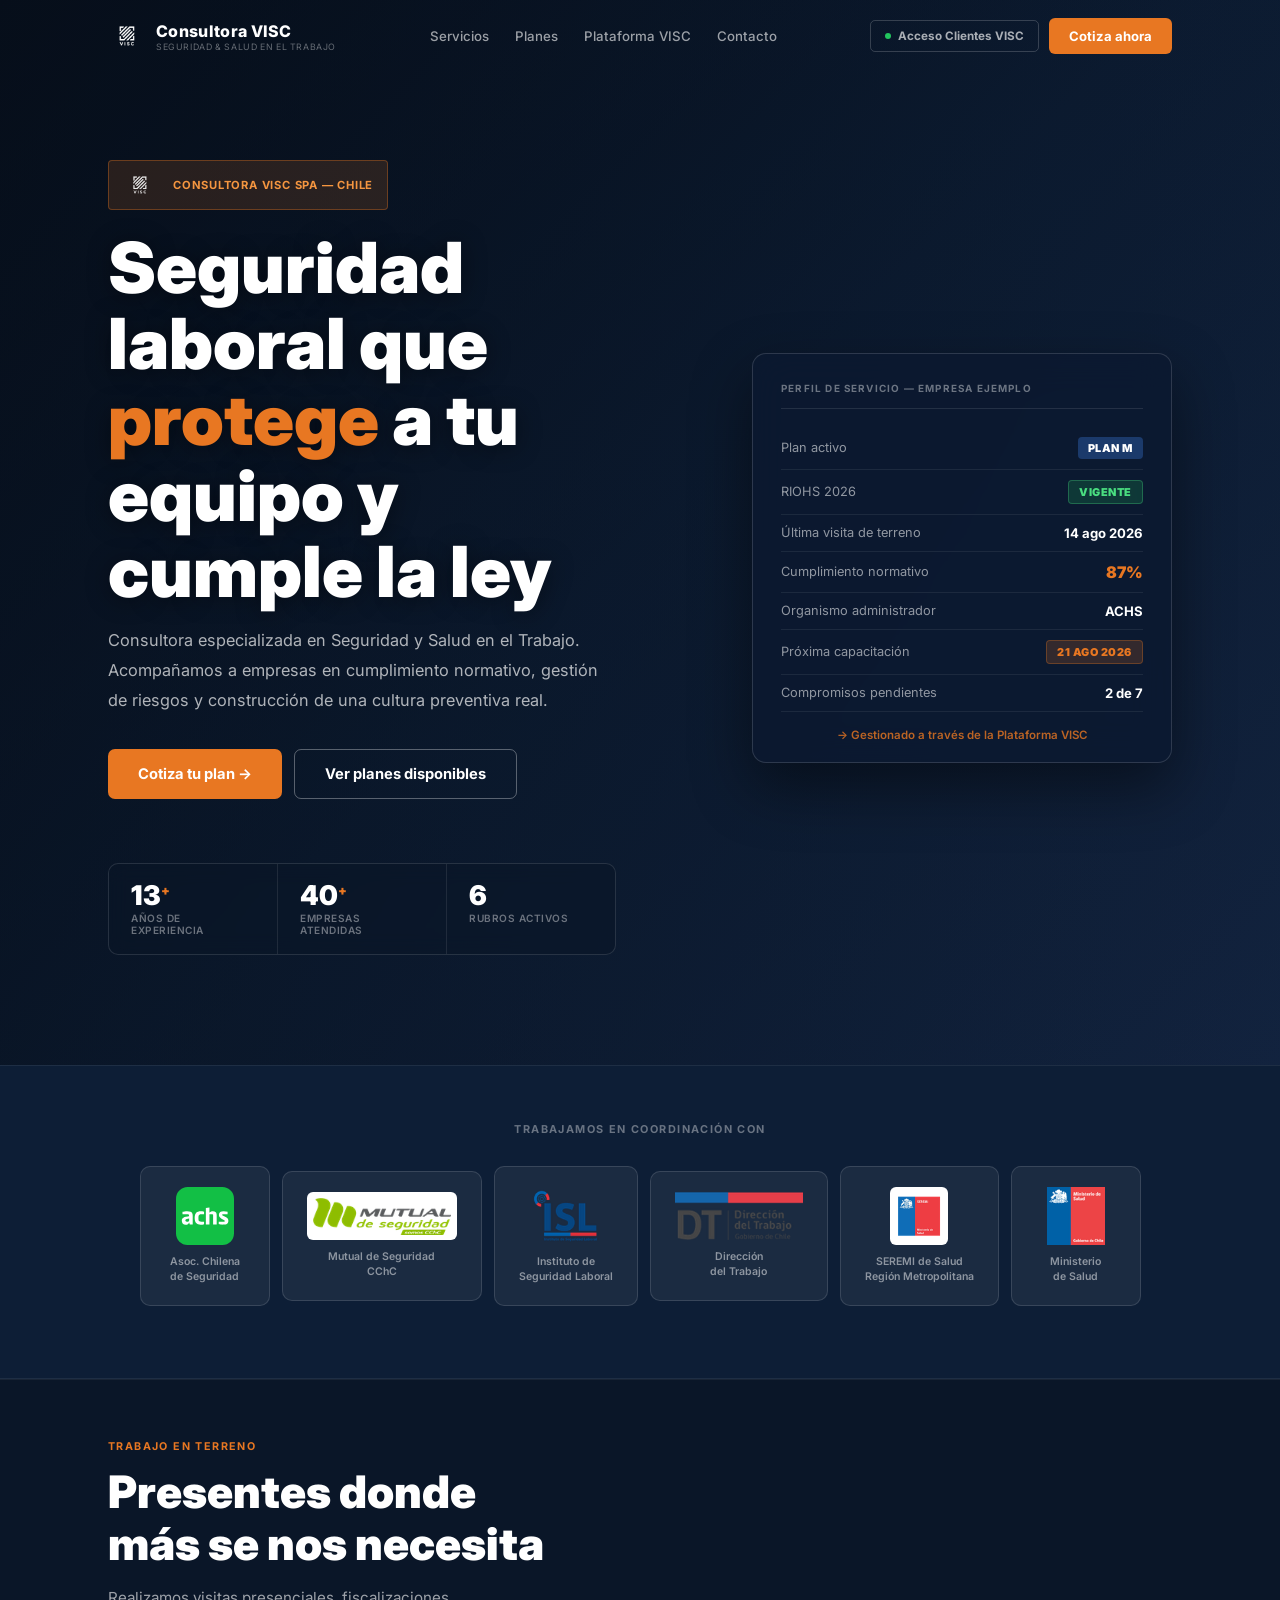
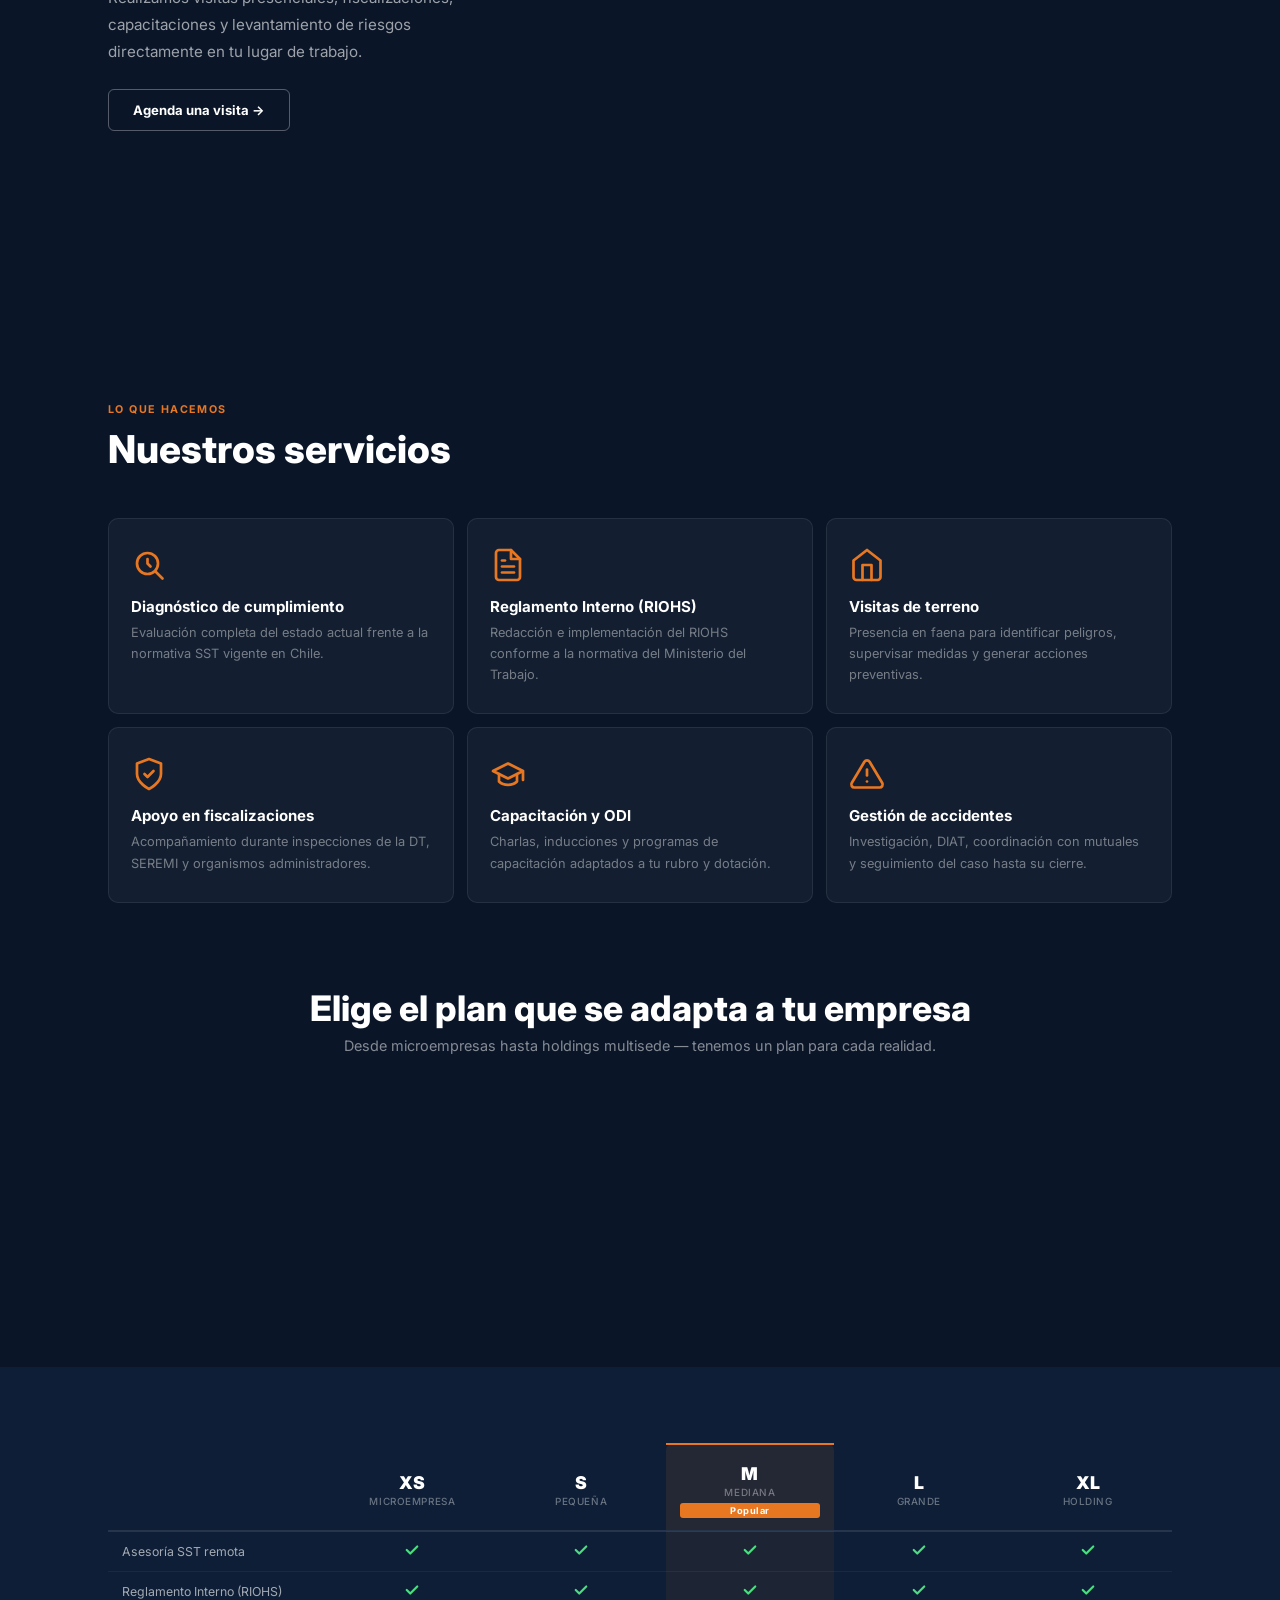
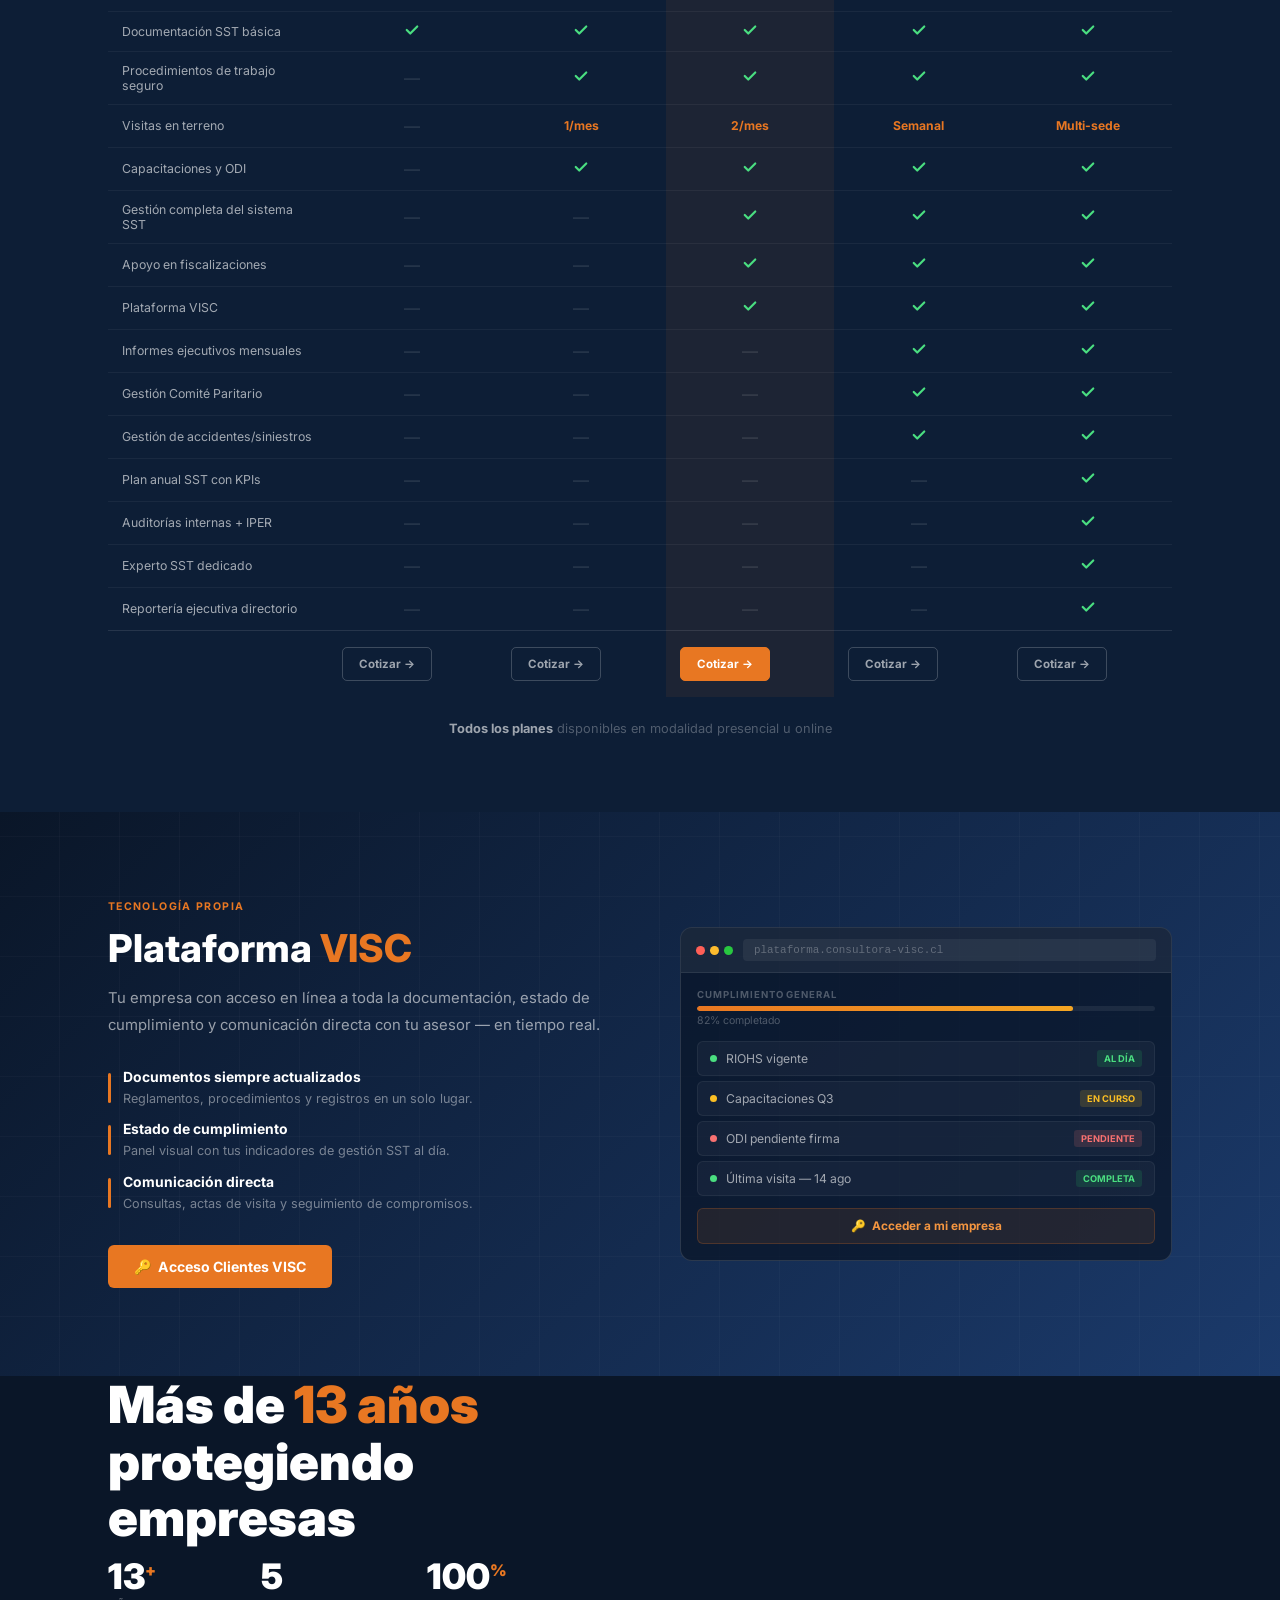
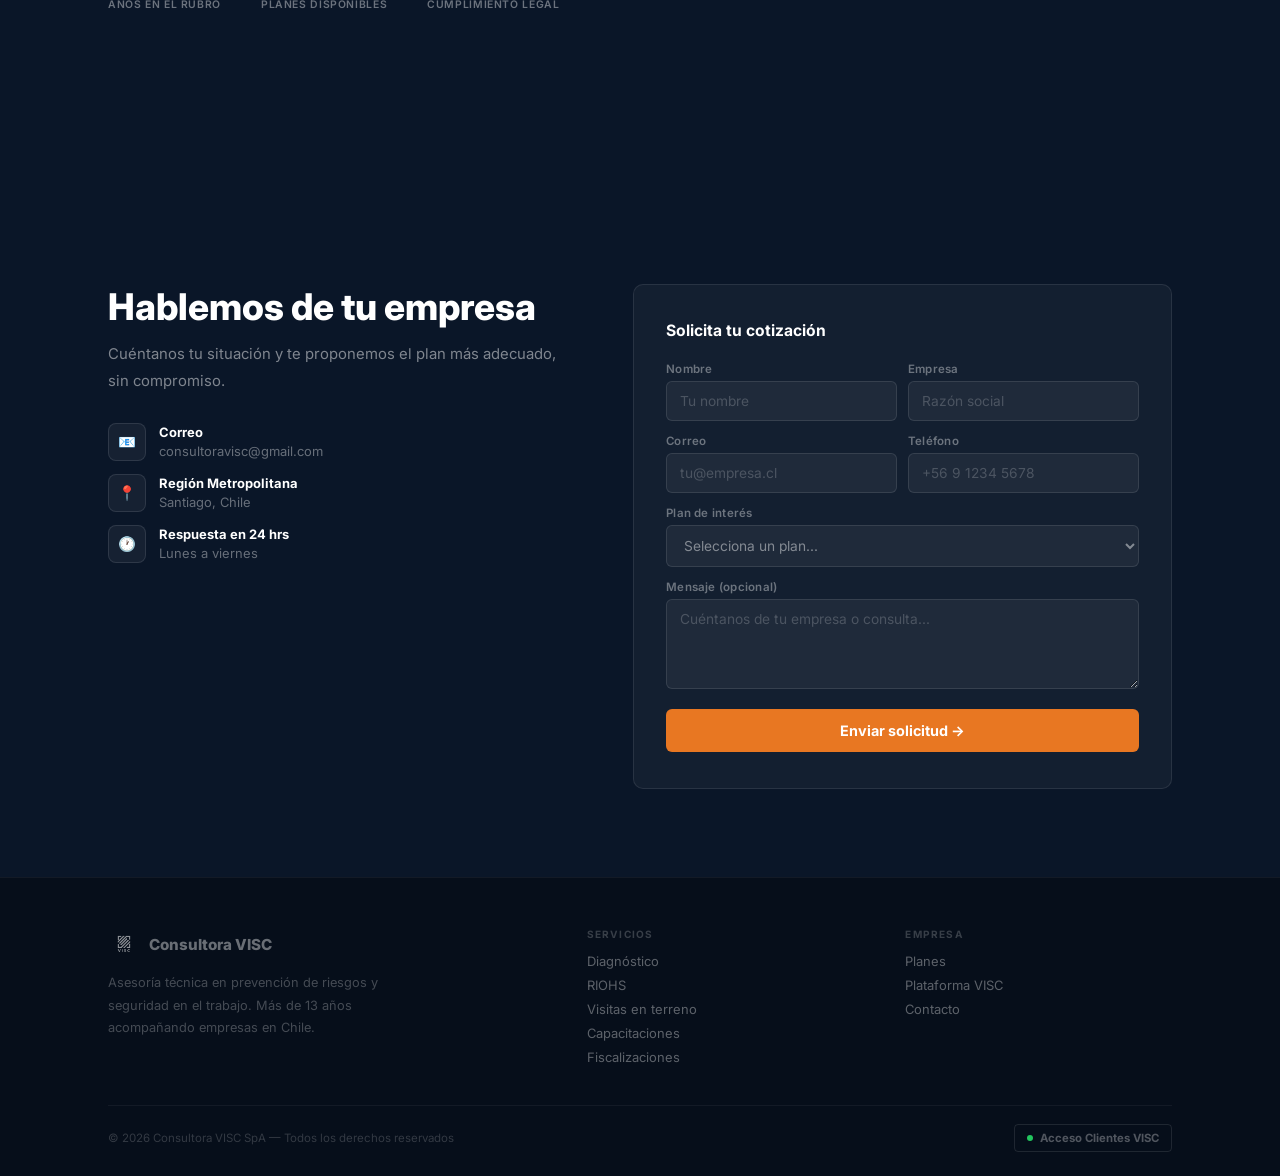
<file: index.html>
<!DOCTYPE html>
<html lang="es">
<head>
  <meta charset="UTF-8"/>
  <meta name="viewport" content="width=device-width, initial-scale=1.0"/>
  <title>Consultora VISC — Seguridad y Salud en el Trabajo</title>
  <link rel="preconnect" href="https://fonts.googleapis.com"/>
  <link href="https://fonts.googleapis.com/css2?family=Inter:wght@300;400;500;600;700;800;900&display=swap" rel="stylesheet"/>
  <style>
    *,*::before,*::after{box-sizing:border-box;margin:0;padding:0}
    :root{
      --ink:#0A1628;--azul:#1B3A6B;--azul2:#2A5298;
      --naranja:#E87722;--naranja-lt:#F59640;
      --gris:#8C93A0;--blanco:#FFFFFF;
    }
    html{scroll-behavior:smooth}
    body{font-family:'Inter',sans-serif;background:var(--ink);color:#fff;overflow-x:hidden}
    a{text-decoration:none;color:inherit}
    .container{max-width:1120px;margin:0 auto;padding:0 28px}

    /* ── NAV ── */
    #nav{position:fixed;top:0;left:0;right:0;z-index:999;transition:background .3s}
    #nav.scrolled{background:rgba(10,22,40,.96);backdrop-filter:blur(16px);border-bottom:1px solid rgba(255,255,255,.07)}
    .nav-inner{display:flex;align-items:center;justify-content:space-between;height:72px}
    .nav-logo{display:flex;align-items:center;gap:10px}
    .nav-logo img{height:38px;width:auto;filter:brightness(0) invert(1)}
    .nav-wm{font-size:1rem;font-weight:800;letter-spacing:.02em}
    .nav-sub{font-size:.55rem;color:rgba(255,255,255,.38);text-transform:uppercase;letter-spacing:.07em;display:block}
    .nav-links{display:flex;gap:26px}
    .nav-links a{font-size:.83rem;font-weight:500;color:rgba(255,255,255,.6);transition:color .2s}
    .nav-links a:hover{color:#fff}
    .nav-right{display:flex;align-items:center;gap:10px}
    .nav-acc{display:flex;align-items:center;gap:7px;font-size:.73rem;font-weight:700;color:rgba(255,255,255,.65);border:1px solid rgba(255,255,255,.18);border-radius:5px;padding:8px 14px;transition:all .2s}
    .nav-acc:hover{border-color:var(--naranja);color:var(--naranja)}
    .dot-live{width:6px;height:6px;background:#22c55e;border-radius:50%;animation:blink 2s infinite}
    @keyframes blink{0%,100%{opacity:1}50%{opacity:.3}}
    .btn-nav{display:inline-flex;align-items:center;gap:6px;padding:10px 20px;border-radius:6px;font-weight:700;font-size:.82rem;background:var(--naranja);color:#fff;border:none;cursor:pointer;transition:all .22s;font-family:'Inter',sans-serif}
    .btn-nav:hover{background:var(--naranja-lt);transform:translateY(-1px)}


        /* ── HERO FOTO GRANDE ── */
    #hero{min-height:100vh;position:relative;display:flex;align-items:center;overflow:hidden}
    .hero-photo{position:absolute;inset:0;z-index:0;
      background:linear-gradient(135deg,#060E1A 0%,#0D1E36 50%,#142644 100%)}
    .hero-photo::after{content:'';position:absolute;inset:0;
      background:linear-gradient(105deg,rgba(6,14,26,.6) 0%,rgba(10,22,40,.2) 100%)}
    .hero-inner{position:relative;z-index:2;padding:160px 0 110px}
    .hero-tag{display:inline-flex;align-items:center;gap:8px;
      background:rgba(232,119,34,.15);border:1px solid rgba(232,119,34,.35);
      border-radius:4px;padding:7px 14px;font-size:.7rem;font-weight:700;
      color:var(--naranja-lt);letter-spacing:.07em;text-transform:uppercase;margin-bottom:20px}
    .hero-h1{font-size:clamp(2.6rem,5.5vw,4.4rem);font-weight:900;line-height:1.08;
      color:#fff;margin-bottom:16px;max-width:680px;text-shadow:0 2px 24px rgba(0,0,0,.45)}
    .hero-h1 em{font-style:normal;color:var(--naranja)}
    .hero-p{font-size:1.02rem;color:rgba(255,255,255,.68);line-height:1.82;max-width:500px;margin-bottom:34px}
    .hero-ctas{display:flex;gap:12px;flex-wrap:wrap;margin-bottom:64px}
    .btn-hero{display:inline-flex;align-items:center;gap:8px;padding:15px 30px;border-radius:7px;font-weight:700;font-size:.92rem;cursor:pointer;border:none;font-family:'Inter',sans-serif;transition:all .22s}
    .btn-h-primary{background:var(--naranja);color:#fff}
    .btn-h-primary:hover{background:var(--naranja-lt);transform:translateY(-2px);box-shadow:0 8px 28px rgba(232,119,34,.4)}
    .btn-h-outline{background:transparent;color:#fff;border:1.5px solid rgba(255,255,255,.32)}
    .btn-h-outline:hover{border-color:#fff;background:rgba(255,255,255,.08)}
    /* Rubros chips */
    .hero-rubros{display:flex;flex-wrap:wrap;gap:9px;margin-bottom:36px;max-width:700px}
    .hr-chip{font-size:.72rem;font-weight:600;padding:6px 14px;border-radius:20px;white-space:nowrap;
      background:rgba(255,255,255,.11);border:1px solid rgba(255,255,255,.22);
      color:rgba(255,255,255,.85)}
    /* Mini stats en hero */
    .hero-stats{display:flex;gap:0;background:rgba(10,22,40,.52);
      border:1px solid rgba(255,255,255,.12);border-radius:10px;
      backdrop-filter:blur(10px);overflow:hidden;max-width:560px;margin-top:8px}
    .hs{flex:1;padding:18px 22px;border-right:1px solid rgba(255,255,255,.09)}
    .hs:last-child{border-right:none}
    .hs-n{font-size:1.7rem;font-weight:900;line-height:1;color:#fff}
    .hs-n sup{font-size:.8rem;color:var(--naranja)}
    .hs-l{font-size:.63rem;color:rgba(255,255,255,.4);text-transform:uppercase;letter-spacing:.05em;margin-top:3px;font-weight:600}

    /* ── LOGOS INSTITUCIONALES ── */
    #logos{background:#0D1E36;border-top:1px solid rgba(255,255,255,.07);border-bottom:1px solid rgba(255,255,255,.07);padding:56px 0 72px}
    .logos-lbl{text-align:center;font-size:.68rem;font-weight:700;letter-spacing:.13em;text-transform:uppercase;color:rgba(255,255,255,.38);margin-bottom:30px}
    .logos-row{display:flex;align-items:center;justify-content:center;flex-wrap:wrap;gap:12px}
    .lcard{display:flex;flex-direction:column;align-items:center;gap:10px;
      background:rgba(255,255,255,.06);border:1px solid rgba(255,255,255,.13);
      border-radius:10px;padding:20px 24px;min-width:130px;transition:all .22s;cursor:default}
    .lcard:hover{background:rgba(255,255,255,.09);border-color:rgba(255,255,255,.2);transform:translateY(-2px)}
    .lcard-badge{font-size:.75rem;font-weight:900;border-radius:4px;padding:5px 9px;line-height:1.2;text-align:center;white-space:nowrap}
    .lcard-name{font-size:.66rem;font-weight:600;color:rgba(255,255,255,.5);text-align:center;line-height:1.4}
    .lcard-img { height: 58px; width: auto; object-fit: contain; }
    .lcard-img-wide { height: 48px; max-width: 150px; }

    /* Colores reales de cada organismo */
    .lb-achs{background:#fff;color:#D4002A}
    .lb-mutual{background:#fff;color:#003478}
    .lb-isl{background:#fff;color:#007A33}
    .lb-dt{background:#fff;color:#7B0000}
    .lb-seremi{background:#fff;color:#154794}
    .lb-minsal{background:#fff;color:#004F97}

    /* ── FOTO TERRENO 1 ── */
    #foto1{position:relative;height:540px;overflow:hidden;border-top:1px solid rgba(255,255,255,.06)}
    .f1-bg{position:absolute;inset:0;
      background:url('https://images.unsplash.com/photo-1573496359142-b8d87734a5a2?w=1600&q=88') center 30%/cover no-repeat;
      transform:scale(1.04);transition:transform 9s ease}
    #foto1:hover .f1-bg{transform:scale(1)}
    .f1-overlay{position:absolute;inset:0;background:linear-gradient(90deg,rgba(10,22,40,.85) 0%,rgba(10,22,40,.55) 55%,rgba(10,22,40,.15) 100%)}
    .f1-content{position:relative;z-index:2;height:100%;display:flex;flex-direction:column;justify-content:center;padding:60px 0}
    .f1-tag{font-size:.67rem;font-weight:700;letter-spacing:.13em;text-transform:uppercase;color:var(--naranja);margin-bottom:14px}
    .f1-h2{font-size:clamp(1.9rem,3.5vw,3rem);font-weight:900;color:#fff;line-height:1.15;margin-bottom:14px;max-width:440px}
    .f1-p{font-size:.95rem;color:rgba(255,255,255,.6);line-height:1.78;max-width:380px;margin-bottom:24px}
    .f1-btn{display:inline-flex;align-items:center;gap:8px;border:1.5px solid rgba(255,255,255,.3);border-radius:6px;padding:12px 24px;font-size:.82rem;font-weight:700;color:#fff;transition:all .2s;width:fit-content}
    .f1-btn:hover{border-color:#fff;background:rgba(255,255,255,.08)}

    /* ── SERVICIOS (visual, pocos) ── */
    #servicios{background:#0A1628;padding:84px 0}
    .sec-ey{font-size:.67rem;font-weight:700;letter-spacing:.13em;text-transform:uppercase;color:var(--naranja);display:block;margin-bottom:10px}
    .sec-h2{font-size:clamp(1.8rem,3vw,2.4rem);font-weight:800;color:#fff;line-height:1.2;margin-bottom:46px}
    .serv-grid{display:grid;grid-template-columns:repeat(3,1fr);gap:13px}
    .sc{background:rgba(255,255,255,.04);border:1px solid rgba(255,255,255,.08);border-radius:10px;padding:28px 22px;transition:all .22s;cursor:default}
    .sc:hover{background:rgba(232,119,34,.07);border-color:rgba(232,119,34,.3);transform:translateY(-3px)}
    .sc-ico{width:36px;height:36px;margin-bottom:14px;display:block;color:var(--naranja)}
    .sc-t{font-size:.94rem;font-weight:700;color:#fff;margin-bottom:6px}
    .sc-p{font-size:.8rem;color:rgba(255,255,255,.42);line-height:1.65}

    /* ── FOTO ANTES DE PLANES ── */
    #foto2{position:relative;height:380px;overflow:hidden}
    .f2-bg{position:absolute;inset:0;
      background:url('https://images.unsplash.com/photo-1553877522-43269d4ea984?w=1600&q=85') center 50%/cover no-repeat}
    .f2-overlay{position:absolute;inset:0;background:linear-gradient(180deg,rgba(10,22,40,.45) 0%,rgba(10,22,40,.92) 100%)}
    .f2-content{position:relative;z-index:2;height:100%;display:flex;align-items:flex-end;padding-bottom:50px}
    .f2-text{text-align:center;width:100%}
    .f2-text h2{font-size:clamp(1.5rem,3vw,2.2rem);font-weight:800;color:#fff;margin-bottom:8px}
    .f2-text p{font-size:.9rem;color:rgba(255,255,255,.5)}

    /* ── PLANES ── */
    #planes{background:#0D1E36;padding:76px 0}
    .planes-grid{display:grid;grid-template-columns:repeat(5,1fr);gap:11px}
    .plan{background:rgba(255,255,255,.04);border:1px solid rgba(255,255,255,.09);border-radius:9px;padding:24px 15px;transition:all .22s;position:relative}
    .plan:hover{border-color:rgba(255,255,255,.22);background:rgba(255,255,255,.07);transform:translateY(-3px)}
    .plan.hl{background:var(--azul);border-color:var(--naranja)}
    .plan-badge{position:absolute;top:-10px;right:10px;background:var(--naranja);color:#fff;font-size:.58rem;font-weight:700;padding:3px 9px;border-radius:3px;letter-spacing:.05em;text-transform:uppercase}
    .plan-n{font-size:1.55rem;font-weight:900;color:#fff;margin-bottom:2px}
    .plan-s{font-size:.7rem;color:rgba(255,255,255,.38);margin-bottom:16px;font-weight:500}
    .plan-sep{border:none;border-top:1px solid rgba(255,255,255,.1);margin-bottom:14px}
    .plan-items{display:flex;flex-direction:column;gap:7px}
    .pi{font-size:.74rem;color:rgba(255,255,255,.58);display:flex;gap:6px;line-height:1.4}
    .pi::before{content:'—';color:var(--naranja);font-weight:700;flex-shrink:0}
    .plan-cta{margin-top:18px;display:block;text-align:center;font-size:.74rem;font-weight:700;border:1px solid rgba(255,255,255,.18);border-radius:5px;padding:9px;color:rgba(255,255,255,.62);transition:all .2s}
    .plan-cta:hover{border-color:#fff;color:#fff}
    .plan.hl .plan-cta{background:var(--naranja);border-color:var(--naranja);color:#fff}
    .plan.hl .plan-cta:hover{background:var(--naranja-lt)}
    .planes-nota{text-align:center;margin-top:24px;font-size:.8rem;color:rgba(255,255,255,.28)}
    .planes-nota strong{color:rgba(255,255,255,.6)}

    /* ── PLATAFORMA VISC ── */
    #pvisc{background:linear-gradient(135deg,#0A1628 0%,#1B3A6B 100%);padding:88px 0;position:relative;overflow:hidden}
    #pvisc::before{content:'';position:absolute;inset:0;
      background:repeating-linear-gradient(0deg,transparent,transparent 59px,rgba(255,255,255,.022) 59px,rgba(255,255,255,.022) 60px),
                 repeating-linear-gradient(90deg,transparent,transparent 59px,rgba(255,255,255,.022) 59px,rgba(255,255,255,.022) 60px)}
    .pv-grid{display:grid;grid-template-columns:1fr 1fr;gap:80px;align-items:center;position:relative;z-index:2}
    .pv-tag{font-size:.66rem;font-weight:700;letter-spacing:.13em;text-transform:uppercase;color:var(--naranja);display:block;margin-bottom:12px}
    .pv-h2{font-size:clamp(1.8rem,3vw,2.4rem);font-weight:800;color:#fff;margin-bottom:14px}
    .pv-h2 span{color:var(--naranja)}
    .pv-p{font-size:.93rem;color:rgba(255,255,255,.58);line-height:1.82;margin-bottom:30px}
    .pv-feats{display:flex;flex-direction:column;gap:13px;margin-bottom:32px}
    .pvf{display:flex;gap:12px;align-items:flex-start}
    .pvf-bar{width:3px;background:var(--naranja);border-radius:2px;flex-shrink:0;margin-top:4px;min-height:30px}
    .pvf strong{display:block;font-size:.87rem;font-weight:700;color:#fff;margin-bottom:2px}
    .pvf span{font-size:.79rem;color:rgba(255,255,255,.44);line-height:1.55}
    .pv-btn{display:inline-flex;align-items:center;gap:8px;background:var(--naranja);color:#fff;padding:13px 26px;border-radius:6px;font-weight:700;font-size:.88rem;transition:all .22s}
    .pv-btn:hover{background:var(--naranja-lt);transform:translateY(-2px);box-shadow:0 8px 24px rgba(232,119,34,.35)}
    /* Panel mock */
    .pvp{background:rgba(10,22,40,.75);border:1px solid rgba(255,255,255,.13);border-radius:12px;overflow:hidden}
    .pvp-top{background:rgba(255,255,255,.06);border-bottom:1px solid rgba(255,255,255,.08);padding:11px 15px;display:flex;align-items:center;gap:10px}
    .pvp-dots{display:flex;gap:5px}
    .pvp-dots i{display:block;width:9px;height:9px;border-radius:50%}
    .pvp-dots i:nth-child(1){background:#ff5f57}.pvp-dots i:nth-child(2){background:#febc2e}.pvp-dots i:nth-child(3){background:#28c840}
    .pvp-url{flex:1;background:rgba(255,255,255,.06);border-radius:4px;padding:5px 11px;font-size:.68rem;color:rgba(255,255,255,.28);font-family:monospace}
    .pvp-body{padding:16px}
    .pvp-lbl{font-size:.6rem;font-weight:700;letter-spacing:.1em;text-transform:uppercase;color:rgba(255,255,255,.28);margin-bottom:6px}
    .pvp-bar-w{background:rgba(255,255,255,.07);border-radius:3px;height:5px;overflow:hidden;margin-bottom:3px}
    .pvp-bar-f{height:100%;background:linear-gradient(90deg,var(--naranja),#f5a623);border-radius:3px}
    .pvp-pct{font-size:.66rem;color:rgba(255,255,255,.28);margin-bottom:14px}
    .pvp-rows{display:flex;flex-direction:column;gap:5px}
    .pvp-row{display:flex;align-items:center;gap:9px;background:rgba(255,255,255,.04);border:1px solid rgba(255,255,255,.06);border-radius:6px;padding:8px 12px}
    .pvp-dot{width:7px;height:7px;border-radius:50%;flex-shrink:0}
    .pvp-nm{font-size:.76rem;color:rgba(255,255,255,.6);flex:1}
    .pvp-pill{font-size:.58rem;font-weight:700;padding:3px 7px;border-radius:3px;text-transform:uppercase}
    .ok{background:rgba(34,197,94,.15);color:#4ade80}
    .pnd{background:rgba(251,191,36,.15);color:#fbbf24}
    .req{background:rgba(248,113,113,.15);color:#f87171}
    .pvp-acc{margin-top:12px;display:flex;align-items:center;justify-content:center;gap:7px;background:rgba(232,119,34,.1);border:1px solid rgba(232,119,34,.22);border-radius:6px;padding:10px;font-size:.74rem;font-weight:700;color:var(--naranja-lt)}

    /* ── FOTO EXPERIENCIA ── */
    #foto3{position:relative;height:420px;overflow:hidden}
    .f3-bg{position:absolute;inset:0;
      background:url('https://images.unsplash.com/photo-1486406146926-c627a92ad1ab?w=1600&q=85') center/cover no-repeat}
    .f3-overlay{position:absolute;inset:0;background:linear-gradient(90deg,rgba(10,22,40,.9) 0%,rgba(10,22,40,.35) 100%)}
    .f3-content{position:relative;z-index:2;height:100%;display:flex;flex-direction:column;justify-content:center;padding:0}
    .f3-h2{font-size:clamp(2rem,4vw,3.2rem);font-weight:900;color:#fff;line-height:1.1;margin-bottom:14px;max-width:480px}
    .f3-h2 span{color:var(--naranja)}
    .f3-stats{display:flex;gap:40px;flex-wrap:wrap}
    .f3s .n{font-size:2.2rem;font-weight:900;color:#fff;line-height:1}
    .f3s .n sup{font-size:1rem;color:var(--naranja)}
    .f3s .l{font-size:.65rem;color:rgba(255,255,255,.4);text-transform:uppercase;letter-spacing:.06em;margin-top:3px;font-weight:600}

    /* ── CONTACTO ── */
    #contacto{background:#0A1628;padding:88px 0}
    .ct-grid{display:grid;grid-template-columns:1fr 1.2fr;gap:76px;align-items:start}
    .ct-h2{font-size:clamp(1.8rem,3vw,2.3rem);font-weight:800;color:#fff;margin-bottom:12px}
    .ct-p{font-size:.93rem;color:rgba(255,255,255,.48);line-height:1.8;margin-bottom:28px}
    .ct-list{display:flex;flex-direction:column;gap:13px}
    .ct-item{display:flex;align-items:center;gap:13px}
    .ct-ico{width:38px;height:38px;border-radius:8px;background:rgba(255,255,255,.05);border:1px solid rgba(255,255,255,.1);display:flex;align-items:center;justify-content:center;font-size:.9rem;flex-shrink:0}
    .ct-item strong{display:block;font-size:.81rem;color:#fff;font-weight:700}
    .ct-item span{font-size:.81rem;color:rgba(255,255,255,.38)}
    .ct-form{background:rgba(255,255,255,.04);border:1px solid rgba(255,255,255,.09);border-radius:10px;padding:36px 32px}
    .ct-form-t{font-size:.98rem;font-weight:700;color:#fff;margin-bottom:22px}
    .fg{margin-bottom:13px}
    .fg label{display:block;font-size:.72rem;font-weight:600;color:rgba(255,255,255,.38);margin-bottom:5px;letter-spacing:.02em}
    .fg input,.fg select,.fg textarea{width:100%;padding:11px 13px;background:rgba(255,255,255,.05);border:1px solid rgba(255,255,255,.1);border-radius:6px;font-family:'Inter',sans-serif;font-size:.86rem;color:#fff;transition:border-color .18s}
    .fg input::placeholder,.fg textarea::placeholder{color:rgba(255,255,255,.2)}
    .fg select{color:rgba(255,255,255,.45)}.fg select option{background:#0D1E36}
    .fg input:focus,.fg select:focus,.fg textarea:focus{outline:none;border-color:var(--naranja)}
    .fg textarea{resize:vertical;min-height:90px}
    .fg-row{display:grid;grid-template-columns:1fr 1fr;gap:11px}
    .c-submit{width:100%;padding:13px;background:var(--naranja);color:#fff;font-family:'Inter',sans-serif;font-size:.9rem;font-weight:700;border:none;border-radius:6px;cursor:pointer;transition:all .22s;margin-top:3px}
    .c-submit:hover{background:var(--naranja-lt);transform:translateY(-1px)}
    .form-status{display:none;margin:0 0 14px;padding:10px 12px;border-radius:6px;font-size:.8rem}
    .form-status.show{display:block}.form-status.ok{background:rgba(34,197,94,.14);color:#86efac}.form-status.err{background:rgba(248,113,113,.14);color:#fca5a5}

    /* ── FOOTER ── */
    footer{background:#060E1A;border-top:1px solid rgba(255,255,255,.05);padding:50px 0 24px}
    .ft-top{display:grid;grid-template-columns:1.6fr 1fr 1fr;gap:52px;margin-bottom:40px}
    .ft-logo{display:flex;align-items:center;gap:9px;margin-bottom:12px}
    .ft-logo img{height:32px;filter:brightness(0) invert(1);opacity:.55}
    .ft-desc{font-size:.8rem;color:rgba(255,255,255,.25);line-height:1.75;max-width:280px}
    .ft-ch{font-size:.63rem;font-weight:700;letter-spacing:.12em;text-transform:uppercase;color:rgba(255,255,255,.2);margin-bottom:13px}
    .ft-links{display:flex;flex-direction:column;gap:8px}
    .ft-links a{font-size:.81rem;color:rgba(255,255,255,.35);transition:color .18s}
    .ft-links a:hover{color:rgba(255,255,255,.75)}
    .ft-bottom{border-top:1px solid rgba(255,255,255,.05);padding-top:18px;display:flex;align-items:center;justify-content:space-between;flex-wrap:wrap;gap:10px}
    .ft-copy{font-size:.72rem;color:rgba(255,255,255,.18)}
    .ft-acc{display:flex;align-items:center;gap:7px;font-size:.71rem;font-weight:700;color:rgba(255,255,255,.3);border:1px solid rgba(255,255,255,.1);border-radius:4px;padding:6px 12px;transition:all .2s}
    .ft-acc:hover{border-color:var(--naranja);color:var(--naranja)}

    /* ── REVEAL ── */
    .rv{opacity:0;transform:translateY(18px);transition:opacity .6s ease,transform .6s ease}
    .rv.in{opacity:1;transform:translateY(0)}

    /* ── RESPONSIVE ── */
    @media(max-width:960px){
      .pv-grid,.ct-grid{grid-template-columns:1fr;gap:40px}
      .serv-grid{grid-template-columns:1fr 1fr}
      .planes-grid{grid-template-columns:repeat(2,1fr)}
      .ft-top{grid-template-columns:1fr 1fr}
      .nav-links{display:none}
    }
    @media(max-width:600px){
      .serv-grid,.planes-grid,.fg-row{grid-template-columns:1fr}
      .ft-top{grid-template-columns:1fr}
      .f3-stats{gap:22px}
      .logos-row{gap:8px}
      .container{padding:0 18px}
      .nav-inner{height:64px;gap:10px}
      .nav-logo img{height:32px}
      .nav-wm{font-size:.84rem}
      .nav-sub{display:none}
      .nav-right{gap:6px}
      .nav-acc,.btn-nav{padding:8px 10px;font-size:.68rem}
      .nav-acc{white-space:nowrap}
      .hero-inner{padding:118px 0 72px}
      .hero-stats{flex-direction:column;max-width:100%}
      .hs{padding:14px 18px;border-right:none;border-bottom:1px solid rgba(255,255,255,.09)}
      .hs:last-child{border-bottom:none}
      #foto1{height:460px}
      .ct-form{padding:26px 20px}
    }

    /* ── HERO GRID (2 columnas) ── */
    .hero-grid{display:grid;grid-template-columns:1fr 1fr;gap:48px;align-items:center}
    .hero-left{}
    .hero-right{display:flex;justify-content:flex-end}
    /* Card plataforma */
    .pv-hero-card{
      background:rgba(11,25,48,.82);
      border:1px solid rgba(255,255,255,.14);
      border-radius:14px;
      padding:28px 28px 20px;
      backdrop-filter:blur(18px);
      width:100%;max-width:420px;
      box-shadow:0 24px 60px rgba(0,0,0,.45);
    }
    .pvh-header{font-size:.62rem;font-weight:700;letter-spacing:.12em;text-transform:uppercase;
      color:rgba(255,255,255,.4);margin-bottom:18px;padding-bottom:14px;
      border-bottom:1px solid rgba(255,255,255,.1)}
    .pvh-row{display:flex;justify-content:space-between;align-items:center;
      padding:10px 0;border-bottom:1px solid rgba(255,255,255,.07)}
    .pvh-row:last-of-type{border-bottom:none}
    .pvh-label{font-size:.8rem;color:rgba(255,255,255,.55)}
    .pvh-val{font-size:.82rem;font-weight:700;color:#fff}
    .pvh-badge{padding:4px 10px;border-radius:4px;font-size:.68rem;font-weight:900;letter-spacing:.05em}
    .pvh-badge-plan{background:#1B3A6B;color:#fff}
    .pvh-badge-ok{background:rgba(34,197,94,.18);color:#4ade80;border:1px solid rgba(74,222,128,.3)}
    .pvh-badge-date{background:rgba(232,119,34,.18);color:#E87722;border:1px solid rgba(232,119,34,.3)}
    .pvh-pct{color:#E87722;font-weight:900}
    .pvh-footer{margin-top:16px;text-align:center;
      font-size:.72rem;color:rgba(232,119,34,.8);font-weight:600}
    @media(max-width:900px){
      .hero-grid{grid-template-columns:1fr}
      .hero-right{display:none}
    }


    /* Indicador de nivel de actividad */
    .plan-tier{display:flex;gap:5px;margin-bottom:12px}
    .pt-dot{width:18px;height:4px;border-radius:2px;background:rgba(255,255,255,.12)}
    .pt-dot.pt-1{background:var(--naranja)}


    /* ── TABLA COMPARATIVA DE PLANES ── */
    .planes-wrap{overflow-x:auto;-webkit-overflow-scrolling:touch}
    .planes-table{width:100%;border-collapse:collapse;font-size:.78rem}
    .planes-table thead th{
      padding:18px 14px 12px;text-align:center;font-size:1.1rem;font-weight:900;color:#fff;
      border-bottom:2px solid rgba(255,255,255,.1);position:relative
    }
    .planes-table thead th.fc-feat-h{width:220px;text-align:left}
    .plan-sub{display:block;font-size:.62rem;font-weight:500;color:rgba(255,255,255,.38);margin-top:2px;text-transform:uppercase;letter-spacing:.06em}
    .plan-badge-th{display:block;font-size:.58rem;font-weight:700;background:var(--naranja);color:#fff;
      border-radius:3px;padding:2px 7px;margin-top:5px;letter-spacing:.05em}
    .fc-hl-h{background:rgba(232,119,34,.1);border-top:2px solid var(--naranja);border-radius:6px 6px 0 0}
    .planes-table tbody tr{border-bottom:1px solid rgba(255,255,255,.05);transition:background .15s}
    .planes-table tbody tr:hover{background:rgba(255,255,255,.03)}
    .planes-table tbody td{padding:11px 14px;text-align:center;vertical-align:middle}
    .fc-feat{text-align:left !important;color:rgba(255,255,255,.62);font-size:.77rem}
    .fc-feat-h{text-align:left;color:rgba(255,255,255,.3);font-size:.62rem;font-weight:700;letter-spacing:.08em;text-transform:uppercase}
    td.fc-hl{background:rgba(232,119,34,.07)}
    .fc-yes{color:#4ade80;display:inline-flex}
    .fc-no{color:rgba(255,255,255,.18);font-weight:300;font-size:1rem}
    .fc-txt{color:var(--naranja);font-weight:700;font-size:.76rem}
    .plan-cta-sm{display:inline-block;padding:9px 16px;border-radius:5px;font-size:.72rem;font-weight:700;
      border:1px solid rgba(255,255,255,.2);color:rgba(255,255,255,.6);transition:all .2s}
    .plan-cta-sm:hover{border-color:#fff;color:#fff}
    .plan-cta-hl{background:var(--naranja);border-color:var(--naranja);color:#fff !important}
    .plan-cta-hl:hover{background:var(--naranja-lt) !important}
    .planes-table tfoot td{padding:16px 14px;border-top:1px solid rgba(255,255,255,.1)}

    </style>
</head>
<body>

<!-- NAV -->
<nav id="nav">
  <div class="container">
    <div class="nav-inner">
      <a href="#hero" class="nav-logo">
        <img id="nav-logo-img" src="[data-uri]" alt="VISC"/>
        <div>
          <div class="nav-wm">Consultora VISC</div>
          <span class="nav-sub">Seguridad &amp; Salud en el Trabajo</span>
        </div>
      </a>
      <div class="nav-links">
        <a href="#servicios">Servicios</a>
        <a href="#planes">Planes</a>
        <a href="#pvisc">Plataforma VISC</a>
        <a href="#contacto">Contacto</a>
      </div>
      <div class="nav-right">
        <a href="login.html" class="nav-acc"><span class="dot-live"></span>Acceso Clientes VISC</a>
        <a href="#contacto" class="btn-nav">Cotiza ahora</a>
      </div>
    </div>
  </div>
</nav>

<!-- HERO CON FOTO -->
<section id="hero">
  <div class="hero-photo"></div>
  <div class="container">
    <div class="hero-inner">
      <div class="hero-grid">
        <div class="hero-left">
          <div class="hero-tag"><img src="[data-uri]" alt="VISC" style="height:34px;width:auto;filter:brightness(0) invert(1);opacity:.9;margin-right:8px;vertical-align:middle"/> Consultora VISC SpA — Chile</div>
          <h1 class="hero-h1">Seguridad laboral que <em>protege</em> a tu equipo y cumple la ley</h1>
          <p class="hero-p">Consultora especializada en Seguridad y Salud en el Trabajo. Acompañamos a empresas en cumplimiento normativo, gestión de riesgos y construcción de una cultura preventiva real.</p>
          <div class="hero-ctas">
            <a href="#contacto" class="btn-hero btn-h-primary">Cotiza tu plan &rarr;</a>
            <a href="#planes" class="btn-hero btn-h-outline">Ver planes disponibles</a>
          </div>
          <div class="hero-stats">
            <div class="hs"><div class="hs-n">13<sup>+</sup></div><div class="hs-l">Años de experiencia</div></div>
            <div class="hs"><div class="hs-n">40<sup>+</sup></div><div class="hs-l">Empresas atendidas</div></div>
            <div class="hs"><div class="hs-n">6</div><div class="hs-l">Rubros activos</div></div>
          </div>
        </div>
        <div class="hero-right">
          <div class="pv-hero-card">
            <div class="pvh-header">Perfil de Servicio &mdash; Empresa Ejemplo</div>
            <div class="pvh-row">
              <span class="pvh-label">Plan activo</span>
              <span class="pvh-badge pvh-badge-plan">PLAN M</span>
            </div>
            <div class="pvh-row">
              <span class="pvh-label">RIOHS 2026</span>
              <span class="pvh-badge pvh-badge-ok">VIGENTE</span>
            </div>
            <div class="pvh-row">
              <span class="pvh-label">Última visita de terreno</span>
              <span class="pvh-val">14 ago 2026</span>
            </div>
            <div class="pvh-row">
              <span class="pvh-label">Cumplimiento normativo</span>
              <span class="pvh-pct">87%</span>
            </div>
            <div class="pvh-row">
              <span class="pvh-label">Organismo administrador</span>
              <span class="pvh-val">ACHS</span>
            </div>
            <div class="pvh-row">
              <span class="pvh-label">Próxima capacitación</span>
              <span class="pvh-badge pvh-badge-date">21 AGO 2026</span>
            </div>
            <div class="pvh-row">
              <span class="pvh-label">Compromisos pendientes</span>
              <span class="pvh-val">2 de 7</span>
            </div>
            <div class="pvh-footer">&rarr; Gestionado a través de la Plataforma VISC</div>
          </div>
        </div>
      </div></div>
  </div>
</section>

<!-- LOGOS INSTITUCIONALES -->
<section id="logos">
  <div class="container">
    <p class="logos-lbl">Trabajamos en coordinación con</p>
    <div class="logos-row">
      <div class="lcard">
        <img src="[data-uri]" alt="ACHS" class="lcard-img"/>
        <div class="lcard-name">Asoc. Chilena<br/>de Seguridad</div>
      </div>
      <div class="lcard">
        <img src="[data-uri]" alt="Mutual de Seguridad" class="lcard-img lcard-img-wide" style="background:white;border-radius:6px;padding:4px 6px"/>
        <div class="lcard-name">Mutual de Seguridad<br/>CChC</div>
      </div>
      <div class="lcard">
        <img src="[data-uri]" alt="ISL" class="lcard-img"/>
        <div class="lcard-name">Instituto de<br/>Seguridad Laboral</div>
      </div>
      <div class="lcard">
        <img src="[data-uri]" alt="Dirección del Trabajo" class="lcard-img lcard-img-wide"/>
        <div class="lcard-name">Dirección<br/>del Trabajo</div>
      </div>
      <div class="lcard">
        <img src="[data-uri]" alt="SEREMI de Salud" class="lcard-img" style="background:white;border-radius:6px;padding:2px"/>
        <div class="lcard-name">SEREMI de Salud<br/>Región Metropolitana</div>
      </div>
      <div class="lcard">
        <img src="[data-uri]" alt="Ministerio de Salud" class="lcard-img"/>
        <div class="lcard-name">Ministerio<br/>de Salud</div>
      </div>
    </div>
  </div>
</section>

<!-- FOTO EN TERRENO -->
<section id="foto1">
  <div class="f1-bg"></div>
  <div class="f1-overlay"></div>
  <div class="container">
    <div class="f1-content rv">
      <div class="f1-tag">Trabajo en terreno</div>
      <h2 class="f1-h2">Presentes donde<br/>más se nos necesita</h2>
      <p class="f1-p">Realizamos visitas presenciales, fiscalizaciones, capacitaciones y levantamiento de riesgos directamente en tu lugar de trabajo.</p>
      <a href="#contacto" class="f1-btn">Agenda una visita →</a>
    </div>
  </div>
</section>

<!-- SERVICIOS -->
<section id="servicios">
  <div class="container">
    <span class="sec-ey">Lo que hacemos</span>
    <h2 class="sec-h2">Nuestros servicios</h2>
    <div class="serv-grid">
      <div class="sc rv">
        <span class="sc-ico"><svg viewBox="0 0 24 24" fill="none" stroke="currentColor" stroke-width="1.8" stroke-linecap="round" stroke-linejoin="round"><circle cx="11" cy="11" r="7"/><path d="m21 21-4.35-4.35"/><path d="M11 8v3l2 2"/></svg></span>
        <div class="sc-t">Diagnóstico de cumplimiento</div>
        <p class="sc-p">Evaluación completa del estado actual frente a la normativa SST vigente en Chile.</p>
      </div>
      <div class="sc rv">
        <span class="sc-ico"><svg viewBox="0 0 24 24" fill="none" stroke="currentColor" stroke-width="1.8" stroke-linecap="round" stroke-linejoin="round"><path d="M14 2H6a2 2 0 0 0-2 2v16a2 2 0 0 0 2 2h12a2 2 0 0 0 2-2V8z"/><polyline points="14 2 14 8 20 8"/><line x1="16" y1="13" x2="8" y2="13"/><line x1="16" y1="17" x2="8" y2="17"/><polyline points="10 9 9 9 8 9"/></svg></span>
        <div class="sc-t">Reglamento Interno (RIOHS)</div>
        <p class="sc-p">Redacción e implementación del RIOHS conforme a la normativa del Ministerio del Trabajo.</p>
      </div>
      <div class="sc rv">
        <span class="sc-ico"><svg viewBox="0 0 24 24" fill="none" stroke="currentColor" stroke-width="1.8" stroke-linecap="round" stroke-linejoin="round"><path d="M3 9l9-7 9 7v11a2 2 0 0 1-2 2H5a2 2 0 0 1-2-2z"/><polyline points="9 22 9 12 15 12 15 22"/></svg></span>
        <div class="sc-t">Visitas de terreno</div>
        <p class="sc-p">Presencia en faena para identificar peligros, supervisar medidas y generar acciones preventivas.</p>
      </div>
      <div class="sc rv">
        <span class="sc-ico"><svg viewBox="0 0 24 24" fill="none" stroke="currentColor" stroke-width="1.8" stroke-linecap="round" stroke-linejoin="round"><path d="M12 22s8-4 8-10V5l-8-3-8 3v7c0 6 8 10 8 10z"/><polyline points="9 12 11 14 15 10"/></svg></span>
        <div class="sc-t">Apoyo en fiscalizaciones</div>
        <p class="sc-p">Acompañamiento durante inspecciones de la DT, SEREMI y organismos administradores.</p>
      </div>
      <div class="sc rv">
        <span class="sc-ico"><svg viewBox="0 0 24 24" fill="none" stroke="currentColor" stroke-width="1.8" stroke-linecap="round" stroke-linejoin="round"><path d="M22 10v6M2 10l10-5 10 5-10 5z"/><path d="M6 12v5c3 3 9 3 12 0v-5"/></svg></span>
        <div class="sc-t">Capacitación y ODI</div>
        <p class="sc-p">Charlas, inducciones y programas de capacitación adaptados a tu rubro y dotación.</p>
      </div>
      <div class="sc rv">
        <span class="sc-ico"><svg viewBox="0 0 24 24" fill="none" stroke="currentColor" stroke-width="1.8" stroke-linecap="round" stroke-linejoin="round"><path d="M10.29 3.86L1.82 18a2 2 0 0 0 1.71 3h16.94a2 2 0 0 0 1.71-3L13.71 3.86a2 2 0 0 0-3.42 0z"/><line x1="12" y1="9" x2="12" y2="13"/><line x1="12" y1="17" x2="12.01" y2="17"/></svg></span>
        <div class="sc-t">Gestión de accidentes</div>
        <p class="sc-p">Investigación, DIAT, coordinación con mutuales y seguimiento del caso hasta su cierre.</p>
      </div>
    </div>
    </div>
</section>

<!-- FOTO ANTES DE PLANES -->
<section id="foto2">
  <div class="f2-bg"></div>
  <div class="f2-overlay"></div>
  <div class="container">
    <div class="f2-content">
      <div class="f2-text rv">
        <h2>Elige el plan que se adapta a tu empresa</h2>
        <p>Desde microempresas hasta holdings multisede — tenemos un plan para cada realidad.</p>
      </div>
    </div>
  </div>
</section>

<!-- PLANES -->
<section id="planes">
  <div class="container">
    <div class="planes-wrap rv">
      <table class="planes-table">
        <thead>
          <tr>
            <th class="fc-feat-h"></th>
            <th>XS<br/><span class="plan-sub">Microempresa</span></th>
            <th>S<br/><span class="plan-sub">Pequeña</span></th>
            <th class="fc-hl-h">M<br/><span class="plan-sub">Mediana</span><span class="plan-badge-th">Popular</span></th>
            <th>L<br/><span class="plan-sub">Grande</span></th>
            <th>XL<br/><span class="plan-sub">Holding</span></th>
          </tr>
        </thead>
        <tbody>
        <tr>
          <td class="fc-feat">Asesoría SST remota</td>
          <td><span class="fc-yes"><svg viewBox="0 0 16 16" fill="none" stroke="currentColor" stroke-width="2.5" stroke-linecap="round" stroke-linejoin="round" width="14" height="14"><polyline points="2,8 6,12 14,4"/></svg></span></td>
          <td><span class="fc-yes"><svg viewBox="0 0 16 16" fill="none" stroke="currentColor" stroke-width="2.5" stroke-linecap="round" stroke-linejoin="round" width="14" height="14"><polyline points="2,8 6,12 14,4"/></svg></span></td>
          <td class="fc-hl"><span class="fc-yes"><svg viewBox="0 0 16 16" fill="none" stroke="currentColor" stroke-width="2.5" stroke-linecap="round" stroke-linejoin="round" width="14" height="14"><polyline points="2,8 6,12 14,4"/></svg></span></td>
          <td><span class="fc-yes"><svg viewBox="0 0 16 16" fill="none" stroke="currentColor" stroke-width="2.5" stroke-linecap="round" stroke-linejoin="round" width="14" height="14"><polyline points="2,8 6,12 14,4"/></svg></span></td>
          <td><span class="fc-yes"><svg viewBox="0 0 16 16" fill="none" stroke="currentColor" stroke-width="2.5" stroke-linecap="round" stroke-linejoin="round" width="14" height="14"><polyline points="2,8 6,12 14,4"/></svg></span></td>
        </tr>
        <tr>
          <td class="fc-feat">Reglamento Interno (RIOHS)</td>
          <td><span class="fc-yes"><svg viewBox="0 0 16 16" fill="none" stroke="currentColor" stroke-width="2.5" stroke-linecap="round" stroke-linejoin="round" width="14" height="14"><polyline points="2,8 6,12 14,4"/></svg></span></td>
          <td><span class="fc-yes"><svg viewBox="0 0 16 16" fill="none" stroke="currentColor" stroke-width="2.5" stroke-linecap="round" stroke-linejoin="round" width="14" height="14"><polyline points="2,8 6,12 14,4"/></svg></span></td>
          <td class="fc-hl"><span class="fc-yes"><svg viewBox="0 0 16 16" fill="none" stroke="currentColor" stroke-width="2.5" stroke-linecap="round" stroke-linejoin="round" width="14" height="14"><polyline points="2,8 6,12 14,4"/></svg></span></td>
          <td><span class="fc-yes"><svg viewBox="0 0 16 16" fill="none" stroke="currentColor" stroke-width="2.5" stroke-linecap="round" stroke-linejoin="round" width="14" height="14"><polyline points="2,8 6,12 14,4"/></svg></span></td>
          <td><span class="fc-yes"><svg viewBox="0 0 16 16" fill="none" stroke="currentColor" stroke-width="2.5" stroke-linecap="round" stroke-linejoin="round" width="14" height="14"><polyline points="2,8 6,12 14,4"/></svg></span></td>
        </tr>
        <tr>
          <td class="fc-feat">Documentación SST básica</td>
          <td><span class="fc-yes"><svg viewBox="0 0 16 16" fill="none" stroke="currentColor" stroke-width="2.5" stroke-linecap="round" stroke-linejoin="round" width="14" height="14"><polyline points="2,8 6,12 14,4"/></svg></span></td>
          <td><span class="fc-yes"><svg viewBox="0 0 16 16" fill="none" stroke="currentColor" stroke-width="2.5" stroke-linecap="round" stroke-linejoin="round" width="14" height="14"><polyline points="2,8 6,12 14,4"/></svg></span></td>
          <td class="fc-hl"><span class="fc-yes"><svg viewBox="0 0 16 16" fill="none" stroke="currentColor" stroke-width="2.5" stroke-linecap="round" stroke-linejoin="round" width="14" height="14"><polyline points="2,8 6,12 14,4"/></svg></span></td>
          <td><span class="fc-yes"><svg viewBox="0 0 16 16" fill="none" stroke="currentColor" stroke-width="2.5" stroke-linecap="round" stroke-linejoin="round" width="14" height="14"><polyline points="2,8 6,12 14,4"/></svg></span></td>
          <td><span class="fc-yes"><svg viewBox="0 0 16 16" fill="none" stroke="currentColor" stroke-width="2.5" stroke-linecap="round" stroke-linejoin="round" width="14" height="14"><polyline points="2,8 6,12 14,4"/></svg></span></td>
        </tr>
        <tr>
          <td class="fc-feat">Procedimientos de trabajo seguro</td>
          <td><span class="fc-no">—</span></td>
          <td><span class="fc-yes"><svg viewBox="0 0 16 16" fill="none" stroke="currentColor" stroke-width="2.5" stroke-linecap="round" stroke-linejoin="round" width="14" height="14"><polyline points="2,8 6,12 14,4"/></svg></span></td>
          <td class="fc-hl"><span class="fc-yes"><svg viewBox="0 0 16 16" fill="none" stroke="currentColor" stroke-width="2.5" stroke-linecap="round" stroke-linejoin="round" width="14" height="14"><polyline points="2,8 6,12 14,4"/></svg></span></td>
          <td><span class="fc-yes"><svg viewBox="0 0 16 16" fill="none" stroke="currentColor" stroke-width="2.5" stroke-linecap="round" stroke-linejoin="round" width="14" height="14"><polyline points="2,8 6,12 14,4"/></svg></span></td>
          <td><span class="fc-yes"><svg viewBox="0 0 16 16" fill="none" stroke="currentColor" stroke-width="2.5" stroke-linecap="round" stroke-linejoin="round" width="14" height="14"><polyline points="2,8 6,12 14,4"/></svg></span></td>
        </tr>
        <tr>
          <td class="fc-feat">Visitas en terreno</td>
          <td><span class="fc-no">—</span></td>
          <td><span class="fc-txt">1/mes</span></td>
          <td class="fc-hl"><span class="fc-txt">2/mes</span></td>
          <td><span class="fc-txt">Semanal</span></td>
          <td><span class="fc-txt">Multi-sede</span></td>
        </tr>
        <tr>
          <td class="fc-feat">Capacitaciones y ODI</td>
          <td><span class="fc-no">—</span></td>
          <td><span class="fc-yes"><svg viewBox="0 0 16 16" fill="none" stroke="currentColor" stroke-width="2.5" stroke-linecap="round" stroke-linejoin="round" width="14" height="14"><polyline points="2,8 6,12 14,4"/></svg></span></td>
          <td class="fc-hl"><span class="fc-yes"><svg viewBox="0 0 16 16" fill="none" stroke="currentColor" stroke-width="2.5" stroke-linecap="round" stroke-linejoin="round" width="14" height="14"><polyline points="2,8 6,12 14,4"/></svg></span></td>
          <td><span class="fc-yes"><svg viewBox="0 0 16 16" fill="none" stroke="currentColor" stroke-width="2.5" stroke-linecap="round" stroke-linejoin="round" width="14" height="14"><polyline points="2,8 6,12 14,4"/></svg></span></td>
          <td><span class="fc-yes"><svg viewBox="0 0 16 16" fill="none" stroke="currentColor" stroke-width="2.5" stroke-linecap="round" stroke-linejoin="round" width="14" height="14"><polyline points="2,8 6,12 14,4"/></svg></span></td>
        </tr>
        <tr>
          <td class="fc-feat">Gestión completa del sistema SST</td>
          <td><span class="fc-no">—</span></td>
          <td><span class="fc-no">—</span></td>
          <td class="fc-hl"><span class="fc-yes"><svg viewBox="0 0 16 16" fill="none" stroke="currentColor" stroke-width="2.5" stroke-linecap="round" stroke-linejoin="round" width="14" height="14"><polyline points="2,8 6,12 14,4"/></svg></span></td>
          <td><span class="fc-yes"><svg viewBox="0 0 16 16" fill="none" stroke="currentColor" stroke-width="2.5" stroke-linecap="round" stroke-linejoin="round" width="14" height="14"><polyline points="2,8 6,12 14,4"/></svg></span></td>
          <td><span class="fc-yes"><svg viewBox="0 0 16 16" fill="none" stroke="currentColor" stroke-width="2.5" stroke-linecap="round" stroke-linejoin="round" width="14" height="14"><polyline points="2,8 6,12 14,4"/></svg></span></td>
        </tr>
        <tr>
          <td class="fc-feat">Apoyo en fiscalizaciones</td>
          <td><span class="fc-no">—</span></td>
          <td><span class="fc-no">—</span></td>
          <td class="fc-hl"><span class="fc-yes"><svg viewBox="0 0 16 16" fill="none" stroke="currentColor" stroke-width="2.5" stroke-linecap="round" stroke-linejoin="round" width="14" height="14"><polyline points="2,8 6,12 14,4"/></svg></span></td>
          <td><span class="fc-yes"><svg viewBox="0 0 16 16" fill="none" stroke="currentColor" stroke-width="2.5" stroke-linecap="round" stroke-linejoin="round" width="14" height="14"><polyline points="2,8 6,12 14,4"/></svg></span></td>
          <td><span class="fc-yes"><svg viewBox="0 0 16 16" fill="none" stroke="currentColor" stroke-width="2.5" stroke-linecap="round" stroke-linejoin="round" width="14" height="14"><polyline points="2,8 6,12 14,4"/></svg></span></td>
        </tr>
        <tr>
          <td class="fc-feat">Plataforma VISC</td>
          <td><span class="fc-no">—</span></td>
          <td><span class="fc-no">—</span></td>
          <td class="fc-hl"><span class="fc-yes"><svg viewBox="0 0 16 16" fill="none" stroke="currentColor" stroke-width="2.5" stroke-linecap="round" stroke-linejoin="round" width="14" height="14"><polyline points="2,8 6,12 14,4"/></svg></span></td>
          <td><span class="fc-yes"><svg viewBox="0 0 16 16" fill="none" stroke="currentColor" stroke-width="2.5" stroke-linecap="round" stroke-linejoin="round" width="14" height="14"><polyline points="2,8 6,12 14,4"/></svg></span></td>
          <td><span class="fc-yes"><svg viewBox="0 0 16 16" fill="none" stroke="currentColor" stroke-width="2.5" stroke-linecap="round" stroke-linejoin="round" width="14" height="14"><polyline points="2,8 6,12 14,4"/></svg></span></td>
        </tr>
        <tr>
          <td class="fc-feat">Informes ejecutivos mensuales</td>
          <td><span class="fc-no">—</span></td>
          <td><span class="fc-no">—</span></td>
          <td class="fc-hl"><span class="fc-no">—</span></td>
          <td><span class="fc-yes"><svg viewBox="0 0 16 16" fill="none" stroke="currentColor" stroke-width="2.5" stroke-linecap="round" stroke-linejoin="round" width="14" height="14"><polyline points="2,8 6,12 14,4"/></svg></span></td>
          <td><span class="fc-yes"><svg viewBox="0 0 16 16" fill="none" stroke="currentColor" stroke-width="2.5" stroke-linecap="round" stroke-linejoin="round" width="14" height="14"><polyline points="2,8 6,12 14,4"/></svg></span></td>
        </tr>
        <tr>
          <td class="fc-feat">Gestión Comité Paritario</td>
          <td><span class="fc-no">—</span></td>
          <td><span class="fc-no">—</span></td>
          <td class="fc-hl"><span class="fc-no">—</span></td>
          <td><span class="fc-yes"><svg viewBox="0 0 16 16" fill="none" stroke="currentColor" stroke-width="2.5" stroke-linecap="round" stroke-linejoin="round" width="14" height="14"><polyline points="2,8 6,12 14,4"/></svg></span></td>
          <td><span class="fc-yes"><svg viewBox="0 0 16 16" fill="none" stroke="currentColor" stroke-width="2.5" stroke-linecap="round" stroke-linejoin="round" width="14" height="14"><polyline points="2,8 6,12 14,4"/></svg></span></td>
        </tr>
        <tr>
          <td class="fc-feat">Gestión de accidentes/siniestros</td>
          <td><span class="fc-no">—</span></td>
          <td><span class="fc-no">—</span></td>
          <td class="fc-hl"><span class="fc-no">—</span></td>
          <td><span class="fc-yes"><svg viewBox="0 0 16 16" fill="none" stroke="currentColor" stroke-width="2.5" stroke-linecap="round" stroke-linejoin="round" width="14" height="14"><polyline points="2,8 6,12 14,4"/></svg></span></td>
          <td><span class="fc-yes"><svg viewBox="0 0 16 16" fill="none" stroke="currentColor" stroke-width="2.5" stroke-linecap="round" stroke-linejoin="round" width="14" height="14"><polyline points="2,8 6,12 14,4"/></svg></span></td>
        </tr>
        <tr>
          <td class="fc-feat">Plan anual SST con KPIs</td>
          <td><span class="fc-no">—</span></td>
          <td><span class="fc-no">—</span></td>
          <td class="fc-hl"><span class="fc-no">—</span></td>
          <td><span class="fc-no">—</span></td>
          <td><span class="fc-yes"><svg viewBox="0 0 16 16" fill="none" stroke="currentColor" stroke-width="2.5" stroke-linecap="round" stroke-linejoin="round" width="14" height="14"><polyline points="2,8 6,12 14,4"/></svg></span></td>
        </tr>
        <tr>
          <td class="fc-feat">Auditorías internas + IPER</td>
          <td><span class="fc-no">—</span></td>
          <td><span class="fc-no">—</span></td>
          <td class="fc-hl"><span class="fc-no">—</span></td>
          <td><span class="fc-no">—</span></td>
          <td><span class="fc-yes"><svg viewBox="0 0 16 16" fill="none" stroke="currentColor" stroke-width="2.5" stroke-linecap="round" stroke-linejoin="round" width="14" height="14"><polyline points="2,8 6,12 14,4"/></svg></span></td>
        </tr>
        <tr>
          <td class="fc-feat">Experto SST dedicado</td>
          <td><span class="fc-no">—</span></td>
          <td><span class="fc-no">—</span></td>
          <td class="fc-hl"><span class="fc-no">—</span></td>
          <td><span class="fc-no">—</span></td>
          <td><span class="fc-yes"><svg viewBox="0 0 16 16" fill="none" stroke="currentColor" stroke-width="2.5" stroke-linecap="round" stroke-linejoin="round" width="14" height="14"><polyline points="2,8 6,12 14,4"/></svg></span></td>
        </tr>
        <tr>
          <td class="fc-feat">Reportería ejecutiva directorio</td>
          <td><span class="fc-no">—</span></td>
          <td><span class="fc-no">—</span></td>
          <td class="fc-hl"><span class="fc-no">—</span></td>
          <td><span class="fc-no">—</span></td>
          <td><span class="fc-yes"><svg viewBox="0 0 16 16" fill="none" stroke="currentColor" stroke-width="2.5" stroke-linecap="round" stroke-linejoin="round" width="14" height="14"><polyline points="2,8 6,12 14,4"/></svg></span></td>
        </tr>

        </tbody>
        <tfoot>
          <tr>
            <td class="fc-feat-h"></td>
            <td><a href="#contacto" class="plan-cta-sm">Cotizar →</a></td>
            <td><a href="#contacto" class="plan-cta-sm">Cotizar →</a></td>
            <td class="fc-hl"><a href="#contacto" class="plan-cta-sm plan-cta-hl">Cotizar →</a></td>
            <td><a href="#contacto" class="plan-cta-sm">Cotizar →</a></td>
            <td><a href="#contacto" class="plan-cta-sm">Cotizar →</a></td>
          </tr>
        </tfoot>
      </table>
    </div>
    <p class="planes-nota"><strong>Todos los planes</strong> disponibles en modalidad presencial u online</p>
    </div>
</section>

<!-- PLATAFORMA VISC -->
<section id="pvisc">
  <div class="container">
    <div class="pv-grid">
      <div class="rv">
        <span class="pv-tag">Tecnología propia</span>
        <h2 class="pv-h2">Plataforma <span>VISC</span></h2>
        <p class="pv-p">Tu empresa con acceso en línea a toda la documentación, estado de cumplimiento y comunicación directa con tu asesor — en tiempo real.</p>
        <div class="pv-feats">
          <div class="pvf"><div class="pvf-bar"></div><div><strong>Documentos siempre actualizados</strong><span>Reglamentos, procedimientos y registros en un solo lugar.</span></div></div>
          <div class="pvf"><div class="pvf-bar"></div><div><strong>Estado de cumplimiento</strong><span>Panel visual con tus indicadores de gestión SST al día.</span></div></div>
          <div class="pvf"><div class="pvf-bar"></div><div><strong>Comunicación directa</strong><span>Consultas, actas de visita y seguimiento de compromisos.</span></div></div>
        </div>
        <a href="login.html" class="pv-btn">🔑 &nbsp;Acceso Clientes VISC</a>
      </div>
      <!-- Panel mockup -->
      <div class="pvp rv">
        <div class="pvp-top">
          <div class="pvp-dots"><i></i><i></i><i></i></div>
          <div class="pvp-url">plataforma.consultora-visc.cl</div>
        </div>
        <div class="pvp-body">
          <div class="pvp-lbl">Cumplimiento general</div>
          <div class="pvp-bar-w"><div class="pvp-bar-f" style="width:82%"></div></div>
          <div class="pvp-pct">82% completado</div>
          <div class="pvp-rows">
            <div class="pvp-row"><div class="pvp-dot" style="background:#4ade80"></div><div class="pvp-nm">RIOHS vigente</div><div class="pvp-pill ok">Al día</div></div>
            <div class="pvp-row"><div class="pvp-dot" style="background:#fbbf24"></div><div class="pvp-nm">Capacitaciones Q3</div><div class="pvp-pill pnd">En curso</div></div>
            <div class="pvp-row"><div class="pvp-dot" style="background:#f87171"></div><div class="pvp-nm">ODI pendiente firma</div><div class="pvp-pill req">Pendiente</div></div>
            <div class="pvp-row"><div class="pvp-dot" style="background:#4ade80"></div><div class="pvp-nm">Última visita — 14 ago</div><div class="pvp-pill ok">Completa</div></div>
          </div>
          <div class="pvp-acc">🔑 &nbsp;Acceder a mi empresa</div>
        </div>
      </div>
    </div>
  </div>
</section>

<!-- FOTO EXPERIENCIA -->
<section id="foto3">
  <div class="f3-bg"></div>
  <div class="f3-overlay"></div>
  <div class="container">
    <div class="f3-content rv">
      <h2 class="f3-h2">Más de <span>13 años</span><br/>protegiendo empresas</h2>
      <div class="f3-stats">
        <div class="f3s"><div class="n">13<sup>+</sup></div><div class="l">Años en el rubro</div></div>
        <div class="f3s"><div class="n">5</div><div class="l">Planes disponibles</div></div>
        <div class="f3s"><div class="n">100<sup>%</sup></div><div class="l">Cumplimiento legal</div></div>
      </div>
    </div>
  </div>
</section>

<!-- CONTACTO -->
<section id="contacto">
  <div class="container">
    <div class="ct-grid">
      <div class="rv">
        <h2 class="ct-h2">Hablemos de tu empresa</h2>
        <p class="ct-p">Cuéntanos tu situación y te proponemos el plan más adecuado, sin compromiso.</p>
        <div class="ct-list">
          <div class="ct-item"><div class="ct-ico">📧</div><div><strong>Correo</strong><span>consultoravisc@gmail.com</span></div></div>
          <div class="ct-item"><div class="ct-ico">📍</div><div><strong>Región Metropolitana</strong><span>Santiago, Chile</span></div></div>
          <div class="ct-item"><div class="ct-ico">🕐</div><div><strong>Respuesta en 24 hrs</strong><span>Lunes a viernes</span></div></div>
        </div>
      </div>
      <div class="ct-form rv">
        <div class="ct-form-t">Solicita tu cotización</div>
        <form id="contact-form" onsubmit="sendForm(event)">
        <div class="form-status" id="contact-status" role="status"></div>
        <div class="fg-row">
          <div class="fg"><label>Nombre</label><input name="nombre" type="text" placeholder="Tu nombre" required/></div>
          <div class="fg"><label>Empresa</label><input name="empresa" type="text" placeholder="Razón social" required/></div>
        </div>
        <div class="fg-row">
          <div class="fg"><label>Correo</label><input name="correo" type="email" placeholder="tu@empresa.cl" required/></div>
          <div class="fg"><label>Teléfono</label><input name="telefono" type="tel" placeholder="+56 9 1234 5678"/></div>
        </div>
        <div class="fg">
          <label>Plan de interés</label>
          <select name="trabajadores">
            <option value="">Selecciona un plan...</option>
            <option>Plan XS — Microempresa</option>
            <option>Plan S — Pequeña empresa</option>
            <option>Plan M — Empresa mediana</option>
            <option>Plan L — Empresa grande</option>
            <option>Plan XL — Multisede / Holding</option>
            <option>No sé, necesito orientación</option>
          </select>
        </div>
        <div class="fg"><label>Mensaje (opcional)</label><textarea name="mensaje" placeholder="Cuéntanos de tu empresa o consulta..."></textarea></div>
        <button class="c-submit" type="submit">Enviar solicitud →</button>
        </form>
      </div>
    </div>
  </div>
</section>

<!-- FOOTER -->
<footer>
  <div class="container">
    <div class="ft-top">
      <div>
        <div class="ft-logo">
          <img id="ft-logo-img" src="[data-uri]" alt="VISC"/>
          <span style="font-size:.95rem;font-weight:800;color:rgba(255,255,255,.4)">Consultora VISC</span>
        </div>
        <p class="ft-desc">Asesoría técnica en prevención de riesgos y seguridad en el trabajo. Más de 13 años acompañando empresas en Chile.</p>
      </div>
      <div>
        <div class="ft-ch">Servicios</div>
        <div class="ft-links">
          <a href="#servicios">Diagnóstico</a>
          <a href="#servicios">RIOHS</a>
          <a href="#servicios">Visitas en terreno</a>
          <a href="#servicios">Capacitaciones</a>
          <a href="#servicios">Fiscalizaciones</a>
        </div>
      </div>
      <div>
        <div class="ft-ch">Empresa</div>
        <div class="ft-links">
          <a href="#planes">Planes</a>
          <a href="#pvisc">Plataforma VISC</a>
          <a href="#contacto">Contacto</a>
        </div>
      </div>
    </div>
    <div class="ft-bottom">
      <span class="ft-copy">© 2026 Consultora VISC SpA — Todos los derechos reservados</span>
      <a href="login.html" class="ft-acc"><span class="dot-live"></span>Acceso Clientes VISC</a>
    </div>
  </div>
</footer>

<script src="js/api.js"></script>
<script>
// ── Logo base64 ──
// logo cargado inline
// logoSrc not usedbase64,' + LOGO_B64;
document.getElementById('nav-logo-img').src = '[data-uri]';
document.getElementById('ft-logo-img').src = '[data-uri]';

// ── Nav scroll ──
const nav = document.getElementById('nav');
window.addEventListener('scroll', () => {
  nav.classList.toggle('scrolled', window.scrollY > 40);
}, {passive:true});

// ── Scroll reveal ──
const obs = new IntersectionObserver((entries) => {
  entries.forEach(e => { if (e.isIntersecting) { e.target.classList.add('in'); obs.unobserve(e.target); } });
}, {threshold:.12, rootMargin:'0px 0px -40px 0px'});
document.querySelectorAll('.rv').forEach(el => obs.observe(el));

// ── Form handler ──
function setContactStatus(type, text) {
  const status = document.getElementById('contact-status');
  status.className = 'form-status show ' + type;
  status.textContent = text;
}

async function sendForm(e) {
  e.preventDefault();
  const form = e.target;
  const btn = form.querySelector('.c-submit');
  const originalText = btn.textContent;
  const payload = {
    nombre: form.nombre.value.trim(),
    empresa: form.empresa.value.trim(),
    correo: form.correo.value.trim(),
    telefono: form.telefono.value.trim(),
    trabajadores: form.trabajadores.value,
    mensaje: form.mensaje.value.trim()
  };

  btn.disabled = true;
  btn.textContent = 'Enviando solicitud...';
  try {
    const res = await callAPI('enviarSolicitudContacto', { datos: payload });
    if (!res || !res.success) throw new Error((res && res.message) || 'No se pudo enviar la solicitud.');
    setContactStatus('ok', 'Solicitud enviada. Te contactaremos pronto.');
    btn.textContent = 'Solicitud enviada';
    btn.style.background = '#16a34a';
    form.reset();
  } catch (err) {
    setContactStatus('err', err.message || 'No se pudo enviar. Intenta nuevamente.');
    btn.disabled = false;
    btn.textContent = originalText;
  }
}
</script>
</body>
</html>
</file>
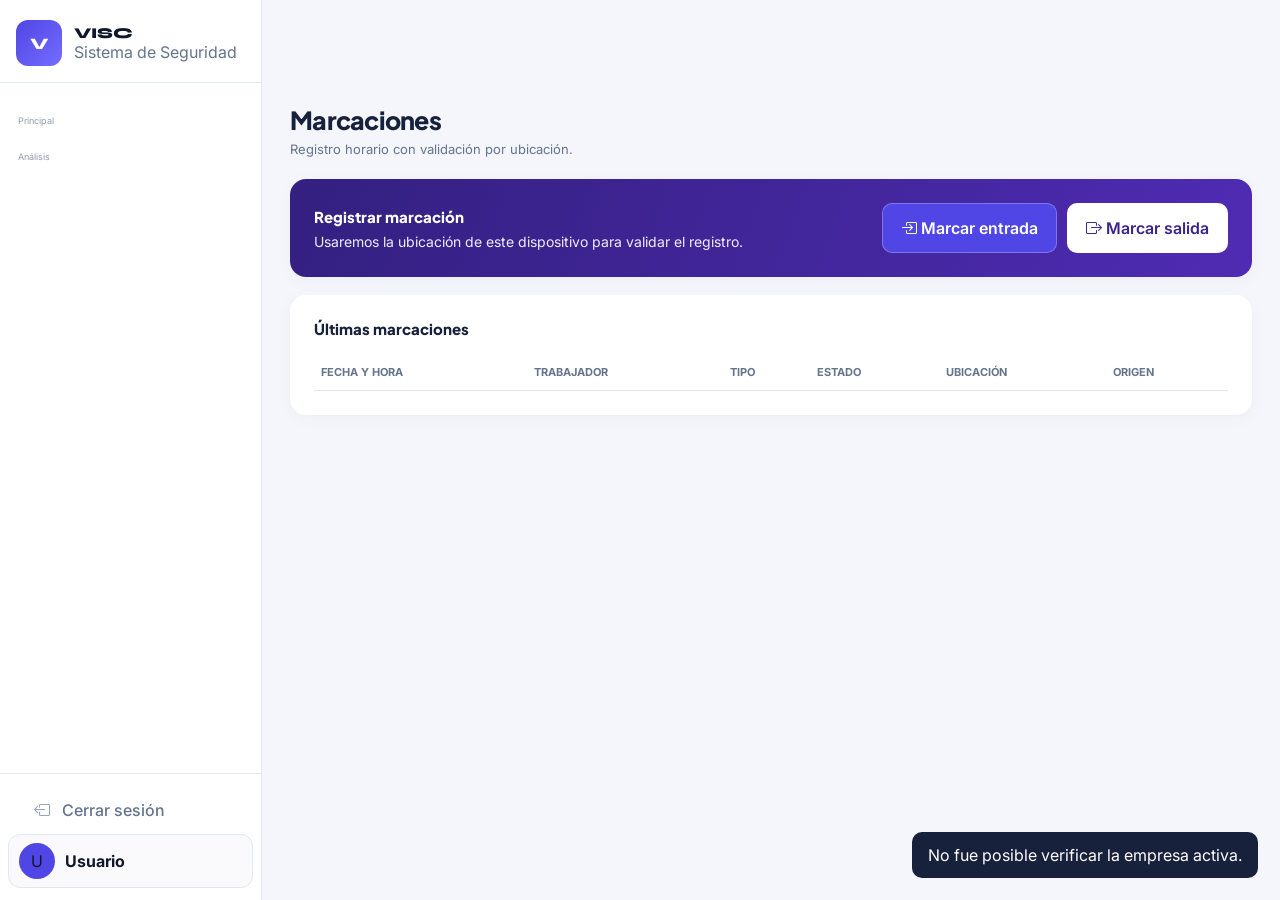
<file: marcaciones.html>
<!DOCTYPE html>
<html lang="es">
<head>
  <meta charset="UTF-8"><meta name="viewport" content="width=device-width, initial-scale=1.0">
  <title>Marcaciones — VISC</title>
  <link href="https://fonts.googleapis.com/css2?family=DM+Sans:wght@400;500;600;700&family=Syne:wght@600;700&display=swap" rel="stylesheet">
  <link href="https://cdn.jsdelivr.net/npm/bootstrap-icons@1.11.3/font/bootstrap-icons.min.css" rel="stylesheet">
  <style>
    :root{--navy:#1B2D6B;--navy2:#152359;--orange:#E87722;--bg:#f4f6fb;--line:#e4e7f0;--muted:#687086;--green:#16824b;--red:#c73636;--sidebar-w:220px}*{box-sizing:border-box}body{margin:0;background:var(--bg);font-family:'DM Sans',sans-serif;color:#18213c}.layout{min-height:100vh}.side{background:var(--navy);color:#fff;position:fixed;left:0;top:0;bottom:0;width:var(--sidebar-w);z-index:20;padding:12px 8px;display:flex;flex-direction:column}.side-top{padding:8px 8px 18px;display:flex;align-items:center;gap:12px;border-bottom:1px solid #ffffff12;margin-bottom:8px}.brand{font:800 13px Syne;margin:0}.brand small{display:block;font:10px 'DM Sans';color:#ffffff80;margin-top:2px}.brand i{background:var(--orange);padding:9px;border-radius:10px;margin-right:8px;font-size:17px}.nav{display:flex;align-items:center;gap:12px;padding:10px 14px;color:#ffffff99;text-decoration:none;border-radius:10px;margin:2px 0;font-size:13px}.nav i{width:20px;font-size:18px;text-align:center}.nav:hover{background:#ffffff10;color:#fff}.nav.active{background:var(--orange);color:#fff;font-weight:600}.logout{margin-top:auto}.main{margin-left:var(--sidebar-w);min-height:100vh}.topbar{height:64px;background:#fff;border-bottom:2px solid var(--line);padding:0 28px;display:flex;align-items:center;justify-content:space-between}.greeting{font:800 18px Syne}.greeting span{color:var(--orange)}.company-pill{font-size:12px;color:var(--muted);background:var(--bg);border:1px solid var(--line);padding:6px 13px;border-radius:999px}.content{padding:24px 28px 32px;max-width:1440px}.top{display:flex;justify-content:space-between;gap:16px;align-items:start;margin-bottom:22px}h1{font:900 25px Syne;margin:0 0 5px;color:#18213c;letter-spacing:-.03em}.sub{color:var(--muted);font-size:13px}.card{background:#fff;border:1px solid var(--line);border-radius:20px;padding:20px 22px;margin-bottom:18px}.card h2{font:800 15px Syne;color:#18213c;margin:0 0 16px}.grid{display:grid;grid-template-columns:repeat(4,minmax(0,1fr));gap:14px}.grid.two{grid-template-columns:repeat(2,minmax(0,1fr))}.full{grid-column:1/-1}label{font-size:11px;font-weight:700;color:var(--muted);letter-spacing:.04em;text-transform:uppercase;display:block;margin-bottom:5px}input,select{width:100%;padding:10px 13px;border:1.5px solid var(--line);border-radius:10px;font:13.5px 'DM Sans';background:#fff}.btn{border:0;border-radius:10px;padding:10px 15px;font-weight:700;font:13px 'DM Sans';cursor:pointer;background:var(--navy);color:#fff}.btn.orange{background:var(--orange)}.btn.light{background:var(--bg);border:1.5px solid var(--line);color:#18213c}.btn.danger{background:#fff0f0;color:var(--red);border:1px solid #fecaca}.actions{display:flex;gap:9px;align-items:end;flex-wrap:wrap}.days{display:flex;gap:7px;flex-wrap:wrap}.day{font-size:13px;border:1px solid var(--line);padding:7px;border-radius:7px;color:var(--muted)}.day input{width:auto;margin-right:4px}.mark{display:grid;grid-template-columns:1fr auto;gap:18px;align-items:center;background:linear-gradient(110deg,#1b2d6b,#30458f);color:#fff}.mark h2{color:#fff;margin-bottom:7px}.mark p{margin:0;color:#dce3ff;font-size:14px}.mark .btn{background:var(--orange);font-size:16px;padding:14px 18px}.badge{padding:4px 8px;border-radius:999px;font-size:11px;font-weight:700;display:inline-block}.ok{background:#e5f7ed;color:var(--green)}.bad{background:#fff0f0;color:var(--red)}.auto{background:#fff4de;color:#9b6100}table{width:100%;border-collapse:collapse;font-size:13px}th{text-align:left;color:var(--muted);font-size:11px;text-transform:uppercase}th,td{padding:11px 7px;border-bottom:1px solid var(--line)}.scroll{overflow:auto}.hidden{display:none!important}.notice{padding:12px;border-radius:10px;background:#fff4de;color:#79500b;font-size:13px;margin-bottom:15px}.toast{position:fixed;right:22px;bottom:22px;background:#18213c;color:#fff;padding:13px 16px;border-radius:10px;display:none;z-index:10}.toast.show{display:block}@media(max-width:800px){.side{position:static;width:100%;height:auto;display:flex;flex-direction:row;overflow:auto;white-space:nowrap;padding:10px}.side-top{display:none}.nav{flex:0 0 auto}.logout{margin:0}.main{margin-left:0}.topbar{padding:0 16px}.company-pill{display:none}.content{padding:20px 14px}.grid,.grid.two{grid-template-columns:1fr}.mark{grid-template-columns:1fr}.top{display:block}.top .btn{margin-top:14px}table{min-width:720px}}
  </style>
  <link rel="stylesheet" href="css/theme.css">
  <style>
    /* Estructura común del dashboard; los colores vienen de theme.css. */
    .sidebar{position:fixed;inset:0 auto 0 0;width:262px;display:flex;flex-direction:column;z-index:20;overflow:hidden}.sidebar-top{padding:20px 16px 16px;display:flex;align-items:center;gap:12px}.sidebar-logo{width:46px;height:46px;border-radius:12px;flex:0 0 46px;display:flex;align-items:center;justify-content:center}.sidebar-brand{overflow:hidden}.sidebar-name{white-space:nowrap}.sidebar-sub{white-space:nowrap}.sidebar-section{padding:10px 18px 5px}.nav-item{display:flex;align-items:center;gap:12px;text-decoration:none;white-space:nowrap}.nav-label{overflow:hidden}.sidebar-footer{margin-top:auto;padding:12px 8px}.user-mini{display:flex;align-items:center;gap:10px;cursor:pointer}.user-av{width:36px;height:36px;border-radius:50%;display:grid;place-items:center}.main{margin-left:262px;min-height:100vh}.content{max-width:1440px}.topbar{padding:0 34px!important}.company-pill{display:none}@media(max-width:800px){.sidebar{position:fixed;left:-262px;width:262px;transition:left .2s}.main{margin-left:0}.topbar{padding:0 16px!important}}
    .card.mark{background:linear-gradient(110deg,#332080,#4f2bb3)!important;color:#fff}.card.mark h2{color:#fff!important}.card.mark p{color:#f0edff!important}.mark-actions{display:flex;gap:10px;flex-wrap:wrap}.mark .btn{background:var(--theme-color,#4F46E5)!important;border:1px solid #ffffff44}.mark .btn.exit{background:#fff!important;color:#3b248e!important}.no-company{background:#fff7ed!important;color:#9a3412!important;border:1px solid #fed7aa!important;line-height:1.5}.no-company a{color:#6d28d9;font-weight:700}
  </style>
</head>
<body><div class="layout">
  <aside class="sidebar" id="sidebar"><div class="sidebar-top"><div class="sidebar-logo"></div><div class="sidebar-brand"><div class="sidebar-name">VISC</div><div class="sidebar-sub">Sistema de Seguridad</div></div></div><div style="flex:1;overflow-y:auto;padding-top:12px"><div class="sidebar-section">Principal</div><a class="nav-item" href="dashboard.html"><i class="bi bi-grid-1x2"></i><span class="nav-label">Dashboard</span></a><a class="nav-item" href="observaciones.html"><i class="bi bi-clipboard-check"></i><span class="nav-label">Observaciones</span></a><a class="nav-item" href="visitas.html"><i class="bi bi-person-check"></i><span class="nav-label">Visitas</span></a><a class="nav-item" href="asistencia.html"><i class="bi bi-calendar-check"></i><span class="nav-label">Asistencia</span></a><a class="nav-item active" href="marcaciones.html"><i class="bi bi-geo-alt"></i><span class="nav-label">Marcaciones</span></a><a class="nav-item" href="repositorio.html"><i class="bi bi-folder2-open"></i><span class="nav-label">Repositorio Digital</span></a><div class="sidebar-section">Análisis</div><a class="nav-item" href="inspecciones.html"><i class="bi bi-search"></i><span class="nav-label">Inspecciones</span></a><a class="nav-item" href="tiempo_dedicado.html"><i class="bi bi-clock"></i><span class="nav-label">Tiempo Dedicado</span></a><a class="nav-item" href="capacitaciones.html"><i class="bi bi-journal-bookmark"></i><span class="nav-label">Capacitaciones</span></a></div><div class="sidebar-footer"><a class="nav-item" href="#" onclick="doLogout();return false"><i class="bi bi-box-arrow-left"></i><span class="nav-label">Cerrar sesión</span></a><div class="user-mini"><div class="user-av" id="sideAvatar">?</div><div class="user-info"><div class="user-name" id="sideName">Usuario</div><div class="user-role" id="sideRole">—</div></div></div></div></aside>
  <main class="main"><div class="topbar"><div class="greeting">Hola, <span id="greetName">Usuario</span></div><div class="company-pill" id="topCompany"><i class="bi bi-building"></i> Empresa activa</div></div><div class="content"><div class="top"><div><h1>Marcaciones</h1><div class="sub" id="empresa">Registro horario con validación por ubicación.</div></div><a id="sheet" class="btn light hidden" target="_blank"><i class="bi bi-file-earmark-spreadsheet"></i> Ver planilla</a></div>
    <section id="noEmpresa" class="card no-company hidden"><strong><i class="bi bi-building-exclamation"></i> No hay empresa activa.</strong><br>Selecciona una empresa para administrar sus turnos y registrar marcaciones. Ve a <a href="usuarios.html">Mi cuenta</a>, abre la empresa y elige “Seleccionar como activa de mi sesión”.</section>
    <section class="card mark"><div><h2 id="markTitle">Registrar marcación</h2><p id="markHelp">Usaremos la ubicación de este dispositivo para validar el registro.</p></div><div class="mark-actions"><button class="btn" id="entryBtn" onclick="marcar('ENTRADA')"><i class="bi bi-box-arrow-in-right"></i> Marcar entrada</button><button class="btn exit" id="exitBtn" onclick="marcar('SALIDA')"><i class="bi bi-box-arrow-right"></i> Marcar salida</button></div></section>
    <section id="adminConfig" class="hidden"><div class="card"><h2><i class="bi bi-buildings"></i> Ubicación de la empresa</h2><div class="notice">Escribe una dirección, busca sus coordenadas y revisa el radio antes de guardar.</div><div class="grid"><div class="full"><label>Dirección o referencia</label><div style="display:flex;gap:10px;flex-wrap:wrap"><input id="direccion" style="flex:1" placeholder="Ej. Av. Libertador 123, Santiago"><button class="btn light" id="buscarDireccionBtn" onclick="buscarDireccion()"><i class="bi bi-search"></i> Buscar coordenadas</button></div></div><div><label>Latitud</label><input id="latitud" type="number" step="any" placeholder="-33.4489"></div><div><label>Longitud</label><input id="longitud" type="number" step="any" placeholder="-70.6693"></div><div><label>Radio permitido (metros)</label><input id="radio" type="number" min="1" value="100"></div><div class="actions"><button class="btn" onclick="guardarConfig()">Guardar ubicación</button></div></div></div>
      <div class="card"><h2><i class="bi bi-clock-history"></i> Turnos de trabajo</h2><div class="grid"><input id="turnoId" type="hidden"><div><label>Trabajador</label><select id="trabajador"><option value="">Selecciona un trabajador</option></select></div><div><label>Hora de entrada</label><input id="entrada" type="time" value="08:00"></div><div><label>Hora de salida</label><input id="salida" type="time" value="18:00"></div><div class="actions"><button class="btn orange" onclick="guardarTurno()">Guardar turno</button><button class="btn light" onclick="limpiarTurno()">Limpiar</button></div><div class="full"><label>Días de trabajo</label><div class="days" id="dias"></div></div></div><div class="scroll" style="margin-top:20px"><table><thead><tr><th>Trabajador</th><th>Horario</th><th>Días</th><th></th></tr></thead><tbody id="turnos"></tbody></table></div></div></section>
    <section class="card"><h2>Últimas marcaciones</h2><div class="scroll"><table><thead><tr><th>Fecha y hora</th><th>Trabajador</th><th>Tipo</th><th>Estado</th><th>Ubicación</th><th>Origen</th></tr></thead><tbody id="registros"></tbody></table></div></section>
  </div></main></div><div class="toast" id="toast"></div><script src="js/api.js"></script><script>
const dayNames=['Lun','Mar','Mié','Jue','Vie','Sáb','Dom']; let data={}, users=[];
function toast(m){const e=document.getElementById('toast');e.textContent=m;e.classList.add('show');setTimeout(()=>e.classList.remove('show'),4000)}
function esc(v){return String(v??'').replace(/[&<>"']/g,x=>({'&':'&amp;','<':'&lt;','>':'&gt;','"':'&quot;',"'":'&#39;'}[x]))}
function initDays(){document.getElementById('dias').innerHTML=dayNames.map((d,i)=>`<label class="day"><input type="checkbox" value="${i+1}" ${i<5?'checked':''}>${d}</label>`).join('')}
function actualizarBotonesMarcacion(){const correo=(Auth.getSessionLocal()?.correo||'').toLowerCase();const hoy=new Date().toLocaleDateString('en-CA');const propios=(data.registros||[]).filter(r=>(r.correo||'').toLowerCase()===correo&&r.fecha===hoy);const tieneEntrada=propios.some(r=>r.tipo==='ENTRADA');const tieneSalida=propios.some(r=>r.tipo==='SALIDA');document.getElementById('entryBtn').disabled=tieneEntrada;document.getElementById('exitBtn').disabled=!tieneEntrada||tieneSalida;document.getElementById('markTitle').textContent=tieneEntrada&&!tieneSalida?'Registra tu salida':'Registra tu asistencia';document.getElementById('markHelp').textContent=tieneEntrada&&!tieneSalida?'Tu entrada ya fue registrada. Marca la salida al finalizar tu jornada.':'La entrada solo puede registrarse una vez por día.'}
async function load(){const sess=requireAuth();if(!sess)return;document.getElementById('greetName').textContent=(sess.nombre||sess.correo||'Usuario').split(' ')[0];initDays();const res=await Marcaciones.obtener();if(!res.success){toast(res.message||'No se pudo cargar');return}data=res;const empresa=Empresas.getEmpresaLocal()?.razonSocial||'Empresa activa';document.getElementById('empresa').textContent='Registro horario · '+empresa;document.getElementById('topCompany').innerHTML='<i class="bi bi-building"></i> '+esc(empresa);if(res.sheetUrl){let s=document.getElementById('sheet');s.href=res.sheetUrl;s.classList.remove('hidden')}const today=new Date().toLocaleDateString('en-CA');const openToday=res.registros.some(r=>r.fecha===today&&r.tipo==='ENTRADA'&&!res.registros.some(x=>x.fecha===today&&x.tipo==='SALIDA'));document.getElementById('markTitle').textContent=openToday?'Registrar salida':'Registrar entrada';render();if(res.admin){document.getElementById('adminConfig').classList.remove('hidden');let c=res.configuracion;direccion.value=c.direccion;latitud.value=c.latitud;longitud.value=c.longitud;radio.value=c.radio||100;const ur=await Marcaciones.usuarios();users=ur.usuarios||[];trabajador.innerHTML='<option value="">Selecciona un trabajador</option>'+users.map(u=>`<option value="${esc(u.correo)}">${esc(u.nombre)} — ${esc(u.correo)}</option>`).join('')}}
function render(){turnos.innerHTML=(data.turnos||[]).map(t=>`<tr><td>${esc(t.nombre)}<br><small>${esc(t.correo)}</small></td><td>${t.entrada} – ${t.salida}</td><td>${(t.dias||[]).map(d=>dayNames[d-1]).join(', ')}</td><td>${data.admin?`<button class="btn light" onclick="editarTurno('${t.id}')">Editar</button> <button class="btn danger" onclick="borrarTurno('${t.id}')">Eliminar</button>`:''}</td></tr>`).join('')||'<tr><td colspan="4">No hay turnos configurados.</td></tr>';registros.innerHTML=(data.registros||[]).map(r=>{let state=r.origen==='AUTOMATICA'?'auto':r.estado==='VALIDA'?'ok':'bad';return `<tr><td>${new Date(r.fechaHora).toLocaleString('es-CL')}</td><td>${esc(r.nombre)}</td><td><b>${esc(r.tipo)}</b></td><td><span class="badge ${state}">${esc(r.estado)}</span></td><td>${r.latitud?`${Number(r.latitud).toFixed(5)}, ${Number(r.longitud).toFixed(5)}${r.distancia!==''?' · '+r.distancia+' m':''}`:'—'}</td><td>${esc(r.origen)}</td></tr>`}).join('')||'<tr><td colspan="6">Aún no hay marcaciones.</td></tr>'}
async function guardarConfig(){let r=await Marcaciones.guardarConfiguracion({direccion:direccion.value,latitud:latitud.value,longitud:longitud.value,radio:radio.value});toast(r.success?'Ubicación guardada.':'Error: '+r.message);if(r.success)load()}
async function buscarDireccion(){const btn=document.getElementById('buscarDireccionBtn');btn.disabled=true;btn.innerHTML='Buscando…';try{const r=await Marcaciones.buscarCoordenadas(direccion.value);if(r.success){direccion.value=r.direccion;latitud.value=r.latitud;longitud.value=r.longitud;toast('Coordenadas encontradas. Revisa el radio y guarda.')}else toast('Error: '+r.message)}catch(e){toast('No fue posible buscar la dirección.')}finally{btn.disabled=false;btn.innerHTML='<i class="bi bi-search"></i> Buscar coordenadas'}}
async function guardarTurno(){let u=users.find(x=>x.correo===trabajador.value),dias=[...document.querySelectorAll('#dias input:checked')].map(x=>+x.value),r=await Marcaciones.guardarTurno({id:turnoId.value,correo:trabajador.value,nombre:u?.nombre,entrada:entrada.value,salida:salida.value,dias});toast(r.success?'Turno guardado.':'Error: '+r.message);if(r.success){limpiarTurno();load()}}
function limpiarTurno(){turnoId.value='';trabajador.value='';entrada.value='08:00';salida.value='18:00';document.querySelectorAll('#dias input').forEach((x,i)=>x.checked=i<5)}
function editarTurno(id){let t=data.turnos.find(x=>x.id===id);turnoId.value=t.id;trabajador.value=t.correo;entrada.value=t.entrada;salida.value=t.salida;document.querySelectorAll('#dias input').forEach(x=>x.checked=t.dias.includes(+x.value));window.scrollTo({top:0,behavior:'smooth'})}
async function borrarTurno(id){if(!confirm('¿Eliminar este turno?'))return;let r=await Marcaciones.eliminarTurno(id);toast(r.success?'Turno eliminado.':'Error: '+r.message);if(r.success)load()}
function marcar(tipo){if(!navigator.geolocation){toast('Este dispositivo no permite geolocalización.');return}const entrada=document.getElementById('entryBtn'),salida=document.getElementById('exitBtn'),boton=tipo==='ENTRADA'?entrada:salida;entrada.disabled=true;salida.disabled=true;boton.innerHTML='<i class="bi bi-geo-alt-fill"></i> Obteniendo ubicación…';navigator.geolocation.getCurrentPosition(async p=>{let r=await Marcaciones.registrar({tipo:tipo,latitud:p.coords.latitude,longitud:p.coords.longitude,precision:p.coords.accuracy});toast(r.success?r.message:'Error: '+r.message);boton.innerHTML=tipo==='ENTRADA'?'<i class="bi bi-box-arrow-in-right"></i> Marcar entrada':'<i class="bi bi-box-arrow-right"></i> Marcar salida';if(r.success)load();else actualizarBotonesMarcacion()},e=>{toast('Debes autorizar la ubicación para marcar.');boton.innerHTML=tipo==='ENTRADA'?'<i class="bi bi-box-arrow-in-right"></i> Marcar entrada':'<i class="bi bi-box-arrow-right"></i> Marcar salida';actualizarBotonesMarcacion()},{enableHighAccuracy:true,timeout:15000,maximumAge:0})}
async function validarEmpresaActivaMarcaciones(){try{const r=await Empresas.activa();if(!r.success||!r.empresa){document.getElementById('noEmpresa').classList.remove('hidden');document.getElementById('markBtn').disabled=true;document.getElementById('markTitle').textContent='Selecciona una empresa activa';document.getElementById('markHelp').textContent='Los turnos y marcaciones siempre pertenecen a una empresa.';return false}localStorage.setItem('visc_empresa',JSON.stringify(r.empresa));const rol=(Auth.getSessionLocal()?.role||'').toUpperCase();if(['SUPER_ADMIN','CLIENTE_ADMIN','SUPERVISOR_CLIENTE'].includes(rol))document.getElementById('adminConfig').classList.remove('hidden');return true}catch(e){toast('No fue posible verificar la empresa activa.');return false}}
const _perfilMarcaciones=Auth.getSessionLocal()||{};const _nombreMarcaciones=_perfilMarcaciones.nombre||_perfilMarcaciones.correo||'Usuario';document.getElementById('sideName').textContent=_nombreMarcaciones;document.getElementById('sideRole').textContent=_perfilMarcaciones.role||'';document.getElementById('sideAvatar').textContent=_nombreMarcaciones.split(' ').map(x=>x[0]).slice(0,2).join('').toUpperCase();validarEmpresaActivaMarcaciones().then(ok=>{if(ok)load().then(actualizarBotonesMarcacion)});
(()=>{const rol=(Auth.getSessionLocal()?.role||'').toUpperCase(),box=document.getElementById('adminConfig');if(rol==='SUPER_ADMIN'||rol==='CLIENTE_ADMIN'||rol==='SUPERVISOR_CLIENTE')box.insertAdjacentHTML('afterbegin','<div class="card" style="display:flex;justify-content:space-between;align-items:center;gap:12px;flex-wrap:wrap"><div><h2 style="margin:0">Administración de marcaciones</h2><div class="sub">Exporta los registros o gestiona la disponibilidad del módulo.</div></div><div class="actions"><button class="btn light" onclick="exportarExcel()"><i class="bi bi-file-earmark-excel"></i> Exportar Excel</button>'+(rol==='SUPER_ADMIN'?'<button class="btn danger" onclick="desactivarTodas()"><i class="bi bi-power"></i> Desactivar en todas</button>':'')+'</div></div>')})();
function exportarExcel(){Marcaciones.exportarExcel().then(r=>{if(r.success){toast('Excel generado. Abriendo archivo…');window.open(r.url,'_blank')}else toast('Error: '+r.message)}).catch(()=>toast('No fue posible exportar el archivo.'))}
function desactivarTodas(){if(!confirm('¿Desactivar Marcaciones en todas las empresas? Los registros existentes se conservan.'))return;Marcaciones.desactivarTodas().then(r=>toast(r.success?r.message:'Error: '+r.message)).catch(()=>toast('No fue posible actualizar los módulos.'))}
</script></body></html>
</file>
<file: css/theme.css>
@import url('https://fonts.googleapis.com/css2?family=Inter:wght@300;400;500;600;700;800&family=Plus+Jakarta+Sans:wght@400;500;600;700;800;900&display=swap');

/* ── GLOBAL TYPOGRAPHY HARMONIZATION ── */
*, *::before, *::after, body, html, p, span, div, a, input, button, select, option, textarea, label, td, th, tr, strong, b, i, em, small, optgroup {
  font-family: 'Inter', sans-serif !important;
}

h1, h2, h3, h4, h5, h6,
.page-title, .page-title span, .page-subtitle,
.card-title, .card-header,
.section-title, .section-title div,
.form-section-title,
.sidebar-name, .sidebar-logo,
.greeting, .greeting span, .greeting-text, .greeting-text span, .topbar-greeting,
.stat-value, .stat-label,
.brand-name, .logo-circle {
  font-family: 'Plus Jakarta Sans', sans-serif !important;
}

/* ==========================================================================
   theme.css - Modern Light Theme Overrides (Matching high-fidelity mockup)
   ========================================================================== */

:root {
  --navy: #1B2D6B;
  --surface: #F4F6FC; /* Light gray-blue background as in the mockup */
  --white: #FFFFFF;
  --text: #0F172A; /* Slate 900 for dark text */
  --muted: #64748B; /* Slate 500 for muted text */
  --border: #E2E8F0; /* Slate 200 for clean borders */
  --bg: #F4F6FC;
}

body, html, .app, .main {
  background-color: var(--surface) !important;
  color: var(--text) !important;
}

/* ── SIDEBAR OVERRIDES ── */
#sidebar, .sidebar {
  background: var(--white) !important;
  border-right: 1.5px solid var(--border) !important;
  box-shadow: none !important;
}

#sidebar .sidebar-top, .sidebar .sidebar-top {
  border-bottom: 1.5px solid var(--border) !important;
}

#sidebar .sidebar-logo, .sidebar .sidebar-logo {
  background: linear-gradient(135deg, var(--theme-color, #4F46E5), var(--theme-color-secondary, #818CF8)) !important;
  border: none !important;
}

#sidebar .sidebar-logo img, .sidebar .sidebar-logo img {
  display: none !important; /* Hide old img if any, or let the 'V' text show */
}

/* Let the 'V' logo show cleanly */
#sidebar .sidebar-logo::before, .sidebar .sidebar-logo::before {
  content: "V" !important;
  color: #ffffff !important;
  font-family: 'Syne', sans-serif !important;
  font-weight: 900 !important;
  font-size: 16px !important;
}

#sidebar .sidebar-name, .sidebar .sidebar-name {
  color: var(--text) !important;
  font-family: 'Syne', sans-serif !important;
  font-weight: 800 !important;
  font-size: 15px !important;
}

#sidebar .sidebar-sub, .sidebar .sidebar-sub {
  color: var(--muted) !important;
}

#sidebar .sidebar-section, .sidebar .sidebar-section {
  color: var(--muted) !important;
  opacity: 0.7 !important;
  font-size: 9px !important;
  margin-top: 10px !important;
}

/* Sidebar links/nav items */
#sidebar .nav-item, .sidebar .nav-item {
  color: var(--muted) !important;
  margin: 4px 12px !important;
  padding: 10px 14px !important;
}

#sidebar .nav-item i, .sidebar .nav-item i {
  color: #94A3B8 !important; /* Slate 400 */
}

#sidebar .nav-item:hover, .sidebar .nav-item:hover {
  background: #F1F5F9 !important; /* Slate 100 */
  color: var(--text) !important;
}

#sidebar .nav-item:hover i, .sidebar .nav-item:hover i {
  color: var(--text) !important;
}

/* Active sidebar item with beautiful gradient and blue shadow as in the mockup */
#sidebar .nav-item.active, .sidebar .nav-item.active {
  background: linear-gradient(135deg, var(--theme-color, #4F46E5), var(--theme-color-secondary, #818CF8)) !important;
  color: #ffffff !important;
  box-shadow: 0 4px 12px var(--theme-color-lightBg) !important;
}

#sidebar .nav-item.active i, .sidebar .nav-item.active i {
  color: #ffffff !important;
}

#sidebar .nav-label, .sidebar .nav-label {
  color: inherit !important;
  font-weight: 500 !important;
}

#sidebar .nav-item.active .nav-label, .sidebar .nav-item.active .nav-label {
  font-weight: 700 !important;
}

#sidebar .sidebar-footer, .sidebar .sidebar-footer {
  border-top: 1.5px solid var(--border) !important;
}

#sidebar .user-mini, .sidebar .user-mini {
  border: 1.5px solid var(--border) !important;
  border-radius: 12px !important;
  background: #FAFAFC !important;
  padding: 8px 10px !important;
}

#sidebar .user-name, .sidebar .user-name {
  color: var(--text) !important;
  font-weight: 700 !important;
}

#sidebar .user-role, .sidebar .user-role {
  color: var(--muted) !important;
}

#sidebar .user-av, .sidebar .user-av {
  background: var(--theme-color, #4F46E5) !important;
}

/* Collapse Toggle Button */
.sidebar-toggle {
  background: var(--white) !important;
  border: 1.5px solid var(--border) !important;
  box-shadow: 0 2px 8px rgba(0,0,0,0.06) !important;
}

.sidebar-toggle:hover {
  color: var(--theme-color, #4F46E5) !important;
  border-color: var(--theme-color-secondary, #818CF8) !important;
}

/* ── TOPBAR OVERRIDES ── */
#topbar, .topbar {
  background: transparent !important;
  border-bottom: none !important;
  box-shadow: none !important;
  height: 80px !important;
}

.topbar-greeting .greeting-text, .greeting {
  font-family: 'Syne', sans-serif !important;
  font-weight: 900 !important;
  font-size: 20px !important;
  color: var(--text) !important;
}

.topbar-greeting .greeting-text span, .greeting span {
  color: var(--theme-color, #4F46E5) !important;
}

#greeting-date, .greeting-sub {
  color: var(--muted) !important;
  font-size: 12px !important;
  font-weight: 500 !important;
  margin-top: 2px !important;
}

#topbar-company, .topbar-company, .topbar-empresa {
  background: var(--white) !important;
  border: 1.5px solid var(--border) !important;
  color: var(--text) !important;
  font-weight: 700 !important;
  font-size: 11px !important;
  border-radius: 999px !important;
  padding: 6px 16px !important;
}

#topbar-company i, .topbar-company i, .topbar-empresa i {
  color: var(--theme-color, #4F46E5) !important;
}

.topbar-user {
  border-color: var(--border) !important;
  background: var(--white) !important;
}

.topbar-user:hover {
  border-color: var(--theme-color-secondary, #818CF8) !important;
  background: var(--white) !important;
}

/* ── CARDS & PANELS OVERRIDES ── */
.card, .dashboard-card, .sec-card, .serv-card, .stat-card, .cap-card {
  background: var(--white) !important;
  border-radius: 16px !important;
  border: none !important;
  box-shadow: 0 4px 20px rgba(15, 23, 42, 0.03), 0 2px 4px rgba(15, 23, 42, 0.01) !important;
  padding: 24px !important;
}

.section-title, .form-section-title {
  font-family: 'Syne', sans-serif !important;
  font-weight: 800 !important;
  color: var(--text) !important;
}

.badge {
  background: var(--theme-color-lightBg) !important;
  color: var(--theme-color, #4F46E5) !important;
}

/* Activa Card on Right panel of dashboard */
.active-company-card, .hp-card, .active-company-badge-custom {
  background: linear-gradient(135deg, var(--theme-color, #0F172A), var(--theme-color-dark, #1E1B4B)) !important;
  border-radius: 16px !important;
  padding: 24px !important;
  color: #ffffff !important;
}

/* Buttons unifications */
.btn, .btn-primary, .btn-main, .action-btn {
  border-radius: 10px !important;
  font-weight: 600 !important;
}

.btn-primary, .btn-main, .action-btn.primary {
  background: var(--theme-color, #4F46E5) !important;
  border-color: var(--theme-color, #4F46E5) !important;
  color: #ffffff !important;
  transition: all 0.2s !important;
}

.btn-primary:hover, .btn-main:hover, .action-btn.primary:hover {
  background: var(--theme-color-dark, #3730A3) !important;
  border-color: var(--theme-color-dark, #3730A3) !important;
}


/* ── STAT STRIP & CARDS (Matching high-fidelity mockup) ── */
.stat-strip {
  display: grid !important;
  grid-template-columns: repeat(auto-fit, minmax(200px, 1fr)) !important;
  gap: 20px !important;
  margin-bottom: 24px !important;
}

.stat-card {
  background: var(--white) !important;
  border-radius: 16px !important;
  box-shadow: 0 4px 20px rgba(15, 23, 42, 0.03), 0 2px 4px rgba(15, 23, 42, 0.01) !important;
  padding: 20px 24px !important;
  display: flex !important;
  align-items: center !important;
  gap: 16px !important;
  border: none !important;
  transition: transform 0.2s !important;
}

.stat-card:hover {
  transform: translateY(-2px) !important;
}

.stat-icon {
  width: 48px !important;
  height: 48px !important;
  border-radius: 12px !important;
  display: flex !important;
  align-items: center !important;
  justify-content: center !important;
  font-size: 20px !important;
  flex-shrink: 0 !important;
}

/* Color schemes for the icons */
.stat-icon.obs {
  background-color: #FFEFE6 !important; /* Soft orange */
  color: #E87722 !important;
}
.stat-icon.vis {
  background-color: #EEF2FF !important; /* Soft blue */
  color: #3B82F6 !important;
}
.stat-icon.asis {
  background-color: #ECFDF5 !important; /* Soft green */
  color: #10B981 !important;
}
.stat-icon.insp {
  background-color: #F5F3FF !important; /* Soft purple */
  color: #8B5CF6 !important;
}

.stat-label {
  font-size: 12px !important;
  font-weight: 500 !important;
  color: var(--muted) !important;
  margin-bottom: 4px !important;
}

.stat-value {
  font-family: 'Plus Jakarta Sans', sans-serif !important;
  font-size: 28px;
  font-weight: 800;
  color: var(--text) !important;
  line-height: 1 !important;
}

/* Right Panel: Empresa Activa Card Gradient */
.hp-card, .active-company-card {
  background: linear-gradient(135deg, var(--theme-color, #1B2D6B), var(--theme-color-dark, #0f1a40)) !important;
}


/* ── HIDE TOPBAR GREETINGS AND DATES (Requested by User) ── */
.topbar-greeting,
.topbar-left .greeting,
.greeting,
.topbar-date,
#topDate,
#greeting-text,
#greeting-date {
  display: none !important;
}


/* ── REMOVE SPECIFIC HEADER GREETING IN OBSERVACIONES ── */
#greeting, 
#greeting + p,
.topbar-left h1, 
.topbar-left p {
  display: none !important;
}

/* ── DYNAMIC ORANGE-TO-THEME-COLOR OVERRIDES ── */
:root {
  --orange: var(--theme-color, #4F46E5) !important;
  --orange-light: var(--theme-color-secondary, #818CF8) !important;
  --o2: var(--theme-color, #4F46E5) !important;
  --o1: var(--theme-color-secondary, #818CF8) !important;
}

/* Active tab underlines unifications */
.tab-btn.active, 
.sub-tab.active,
.tabs-bar button.active,
.sub-tabs button.active {
  color: var(--theme-color, #4F46E5) !important;
  border-bottom-color: var(--theme-color, #4F46E5) !important;
}

.tabs .tab-btn.active {
  color: #ffffff !important;
}

.tabs .tab-btn.active i {
  color: inherit !important;
}

/* Orange icons inside card and page titles */
.card-title i, 
.section-title i, 
.page-title i, 
.pdf-item i,
.form-section-title i {
  color: var(--theme-color, #4F46E5) !important;
}

/* Form action clear hover states */
.sig-clear:hover {
  color: var(--theme-color, #4F46E5) !important;
  border-color: var(--theme-color, #4F46E5) !important;
}

/* Soft orange backgrounds for general checklist items */
.stat-icon.obs,
.stat-icon.vis,
.stat-icon.asis,
.stat-icon.insp {
  background-color: var(--theme-color-lightBg) !important;
  color: var(--theme-color, #4F46E5) !important;
}

/* Mobile drawer: pages use `.collapsed` to open the sidebar, so labels must stay visible. */
@media (max-width: 768px) {
  #sidebar.collapsed .nav-label,
  .sidebar.collapsed .nav-label,
  #sidebar.collapsed .sidebar-label,
  .sidebar.collapsed .sidebar-label,
  #sidebar.collapsed .nav-badge,
  .sidebar.collapsed .nav-badge,
  #sidebar.collapsed .sidebar-name,
  .sidebar.collapsed .sidebar-name,
  #sidebar.collapsed .sidebar-sub,
  .sidebar.collapsed .sidebar-sub,
  #sidebar.collapsed .sidebar-section,
  .sidebar.collapsed .sidebar-section,
  #sidebar.collapsed .user-info,
  .sidebar.collapsed .user-info {
    opacity: 1 !important;
    pointer-events: auto !important;
  }

  #sidebar.collapsed .nav-item,
  .sidebar.collapsed .nav-item {
    justify-content: flex-start !important;
  }

  #sidebar .nav-label,
  .sidebar .nav-label,
  #sidebar .sidebar-label,
  .sidebar .sidebar-label,
  #sidebar .sidebar-brand,
  .sidebar .sidebar-brand,
  #sidebar .user-info,
  .sidebar .user-info {
    min-width: 0 !important;
  }
}
</file>
